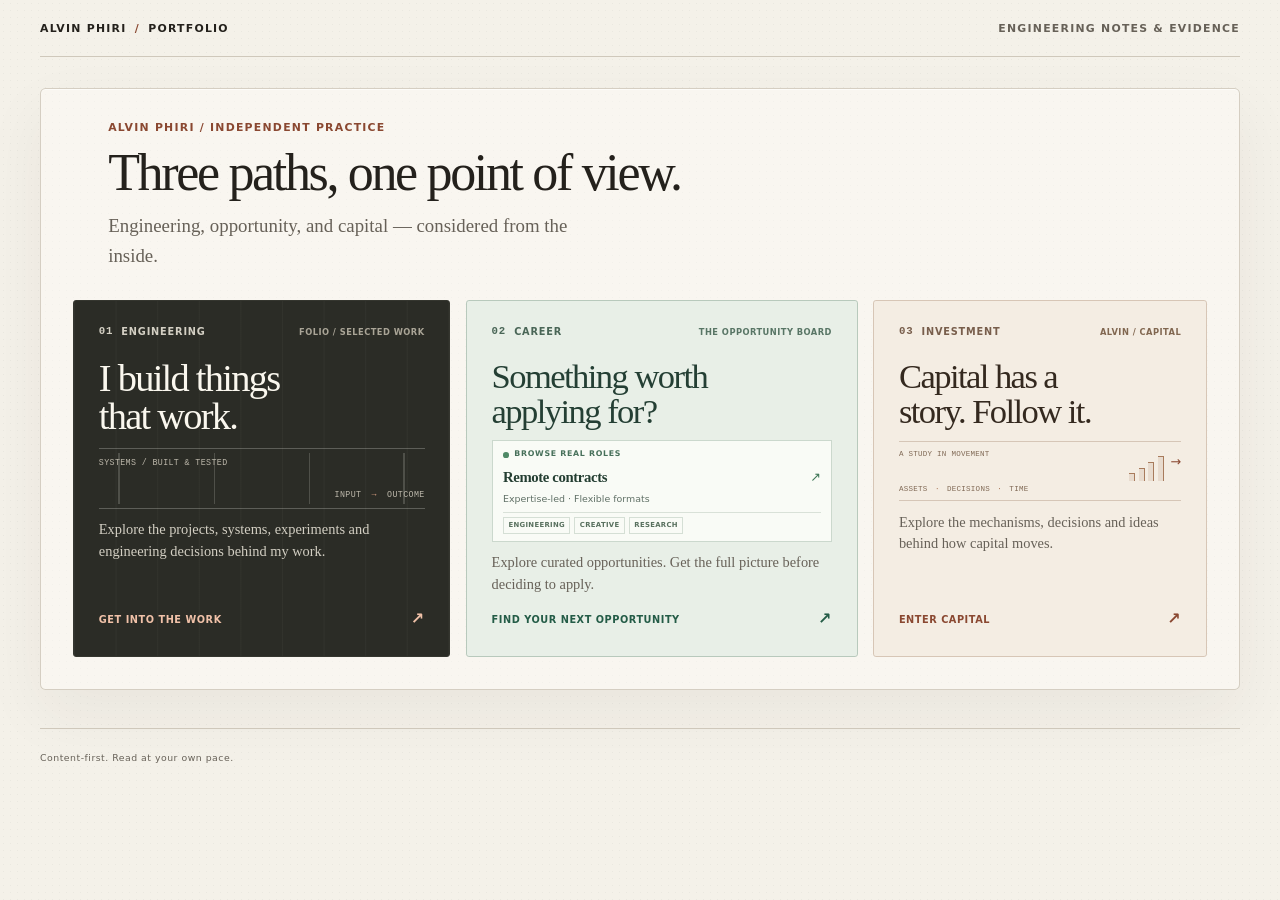
<file: index.html>
<!doctype html>
<html lang="en">
<head>
  <meta charset="utf-8" />
  <meta name="viewport" content="width=device-width,initial-scale=1" />
  <title>Alvin Phiri — Knowledge Archive</title>
  <link rel="stylesheet" href="./styles.css?v=20261106-2314">
</head>
<body>
  <header class="site-header">
    <p id="site-title" class="site-mark">Alvin Phiri <span aria-hidden="true">/</span> Portfolio</p>
    <p class="site-context">Engineering notes &amp; evidence</p>
  </header>

  <main id="app" class="app">
    <section id="stage" class="stage" tabindex="-1" aria-live="polite" aria-atomic="true"></section>
  </main>

  <footer class="site-footer">
    <small>Content-first. Read at your own pace.</small>
  </footer>

  <script src="./main.js?v=20261106-2314" type="module"></script>
</body>
</html>
</file>
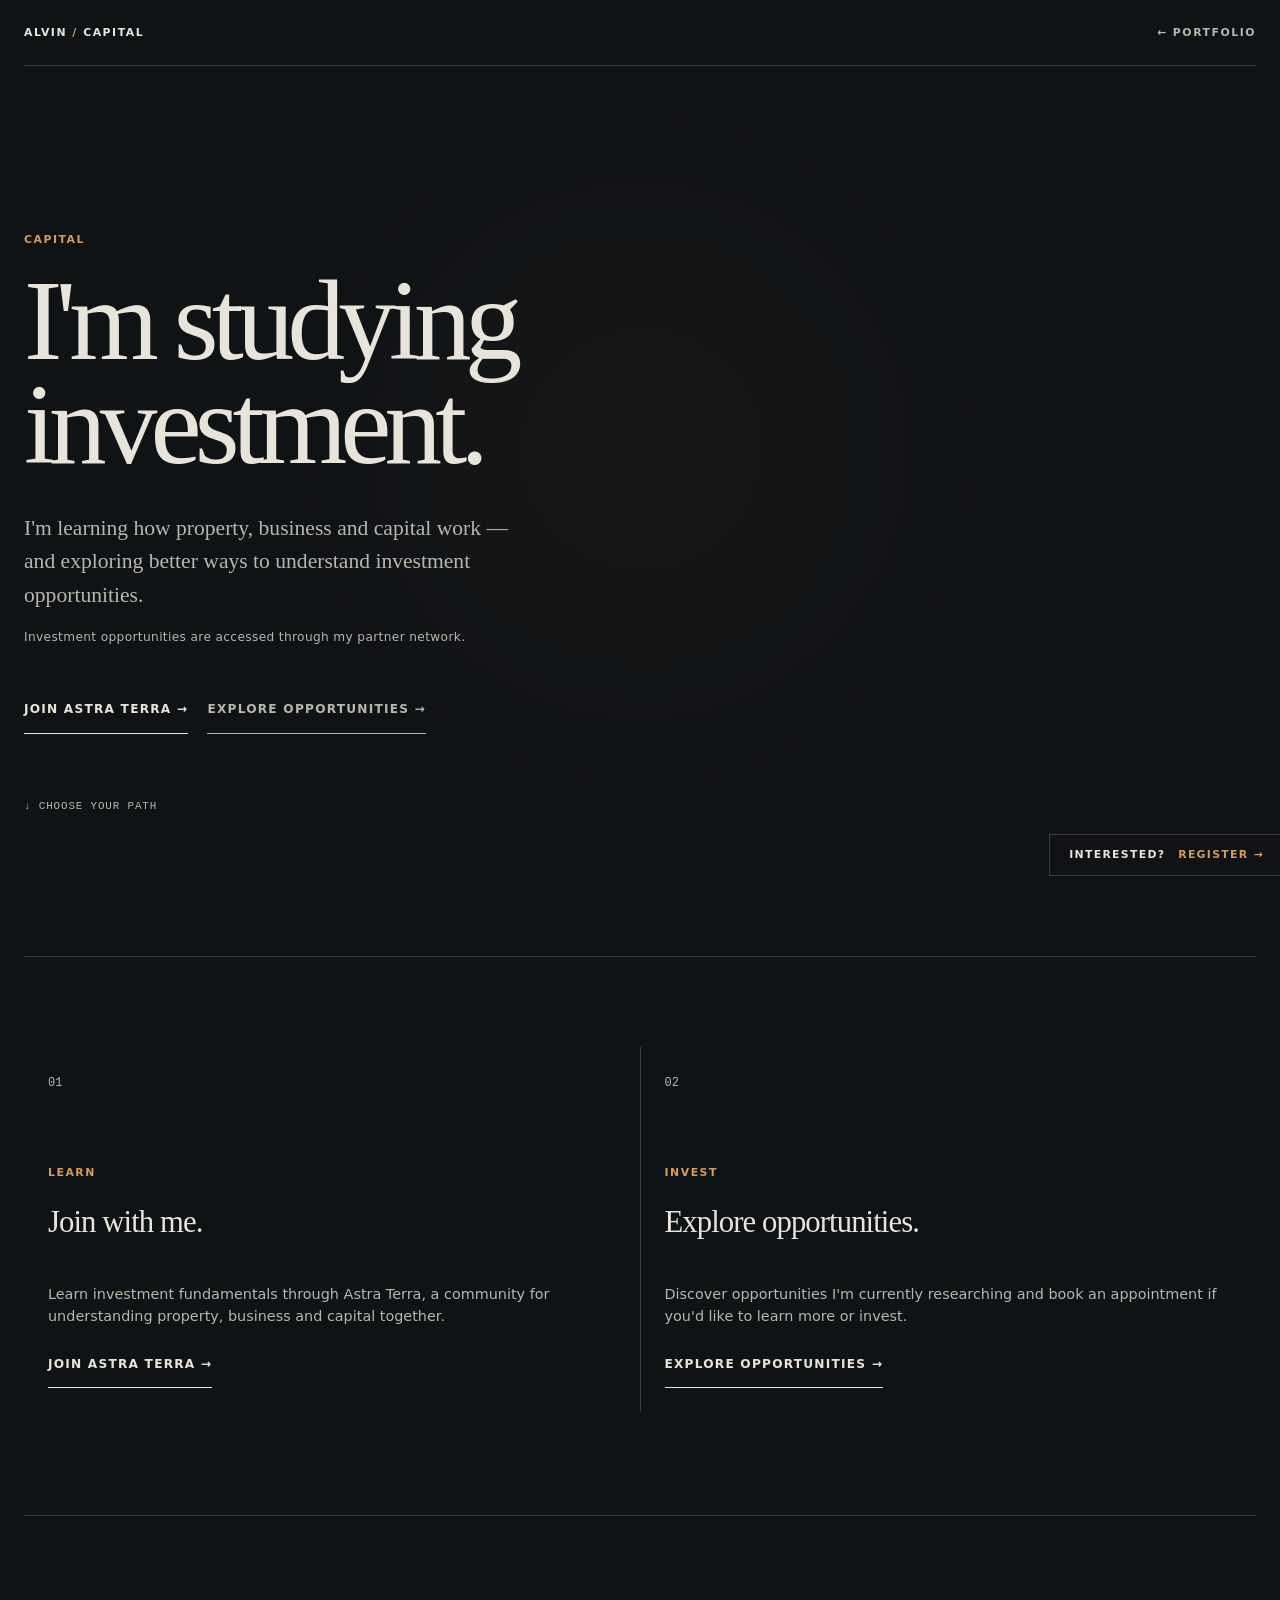
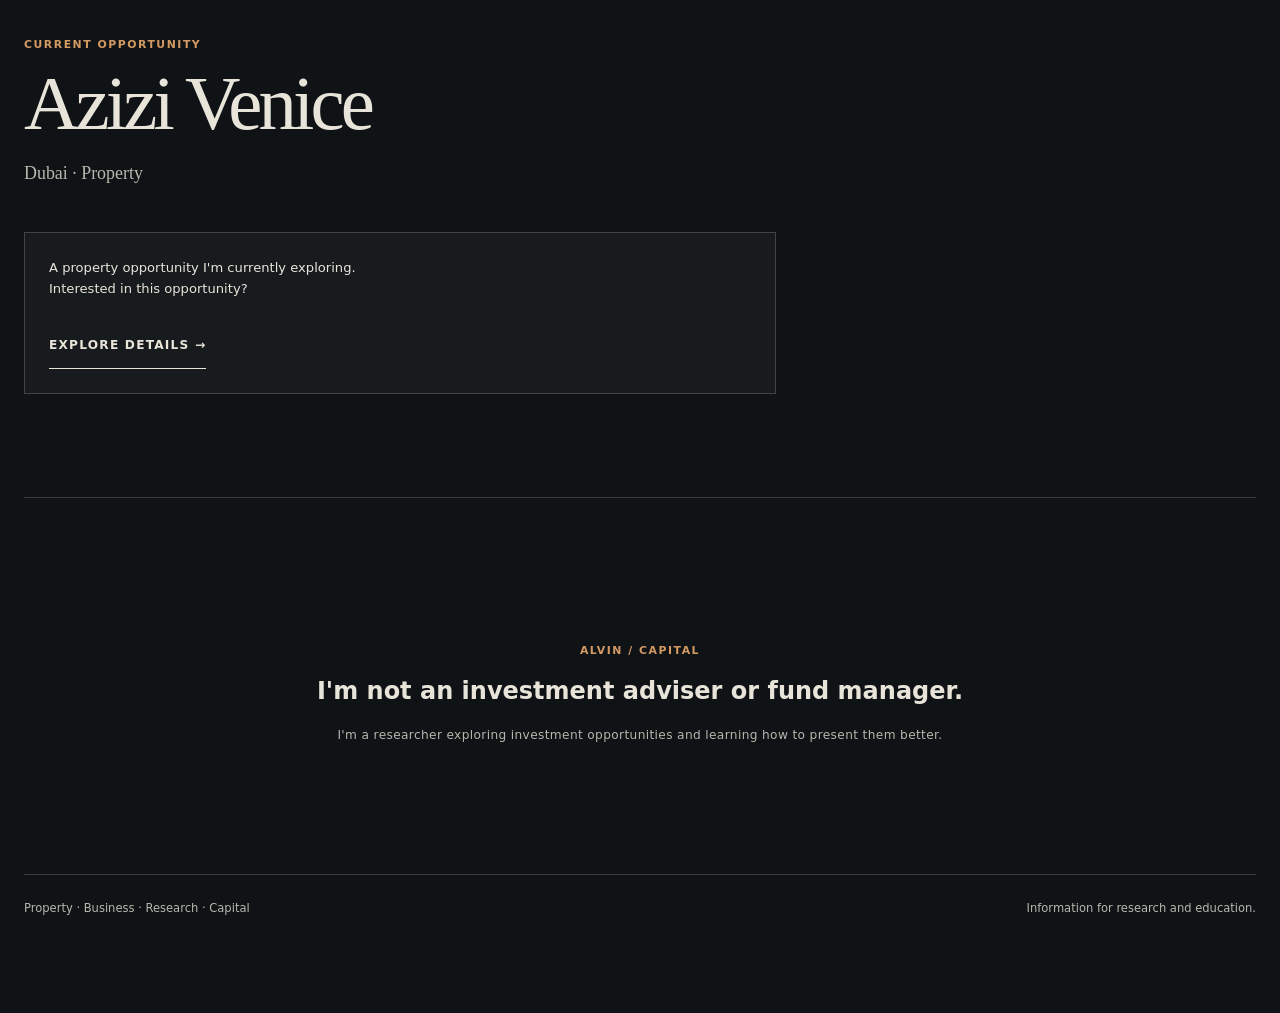
<file: capital/learn/index.html>
<!doctype html><html lang="en"><head><meta charset="utf-8"><meta name="viewport" content="width=device-width,initial-scale=1"><meta name="description" content="Learn the language and questions of investment."><title>Learn Capital — Alvin / Capital</title><link rel="stylesheet" href="../styles.css"></head><body><header class="capital-header"><a class="wordmark" href="../">ALVIN <span>/</span> CAPITAL</a><a class="portfolio-link" href="../../">← Portfolio</a></header><main id="capital-app" tabindex="-1"></main><footer class="capital-footer"><span>Property · Business · Research · Capital</span><span>Information for research and education.</span></footer><script src="../main.js" type="module"></script></body></html>
</file>
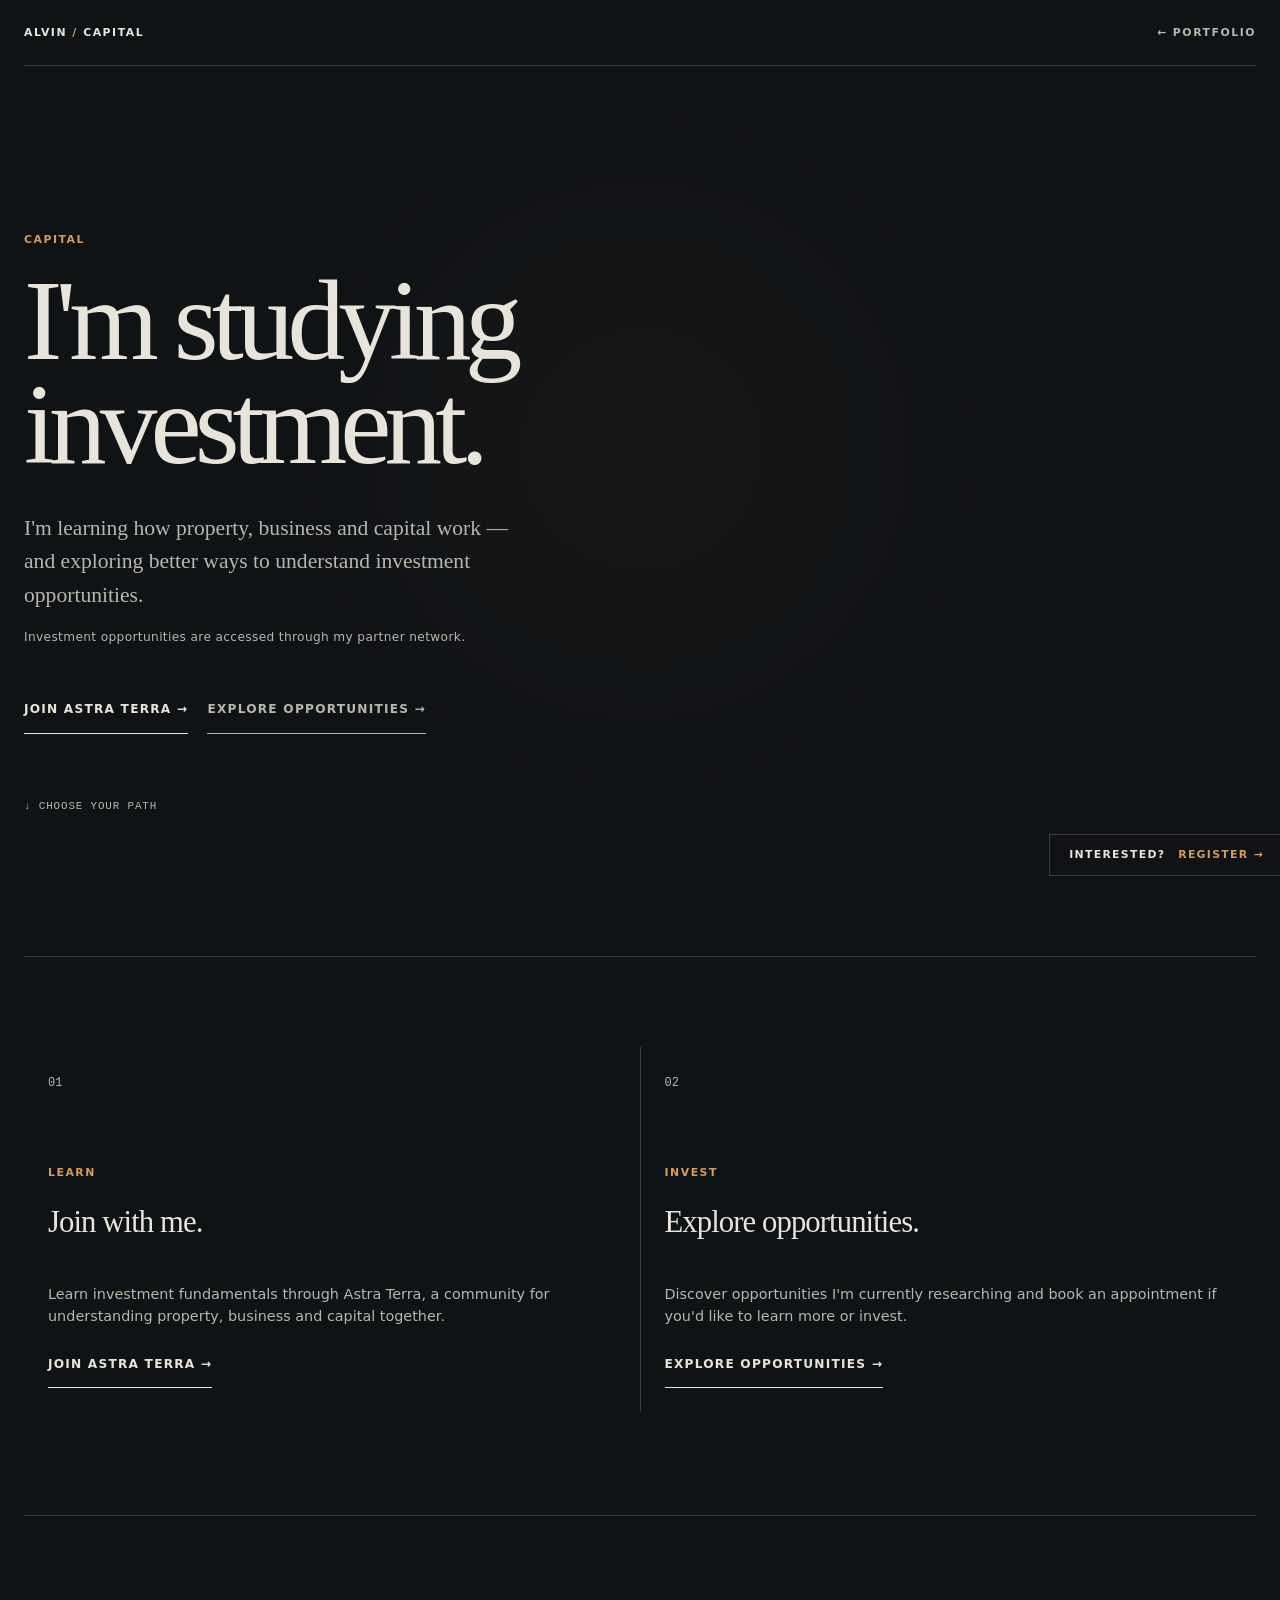
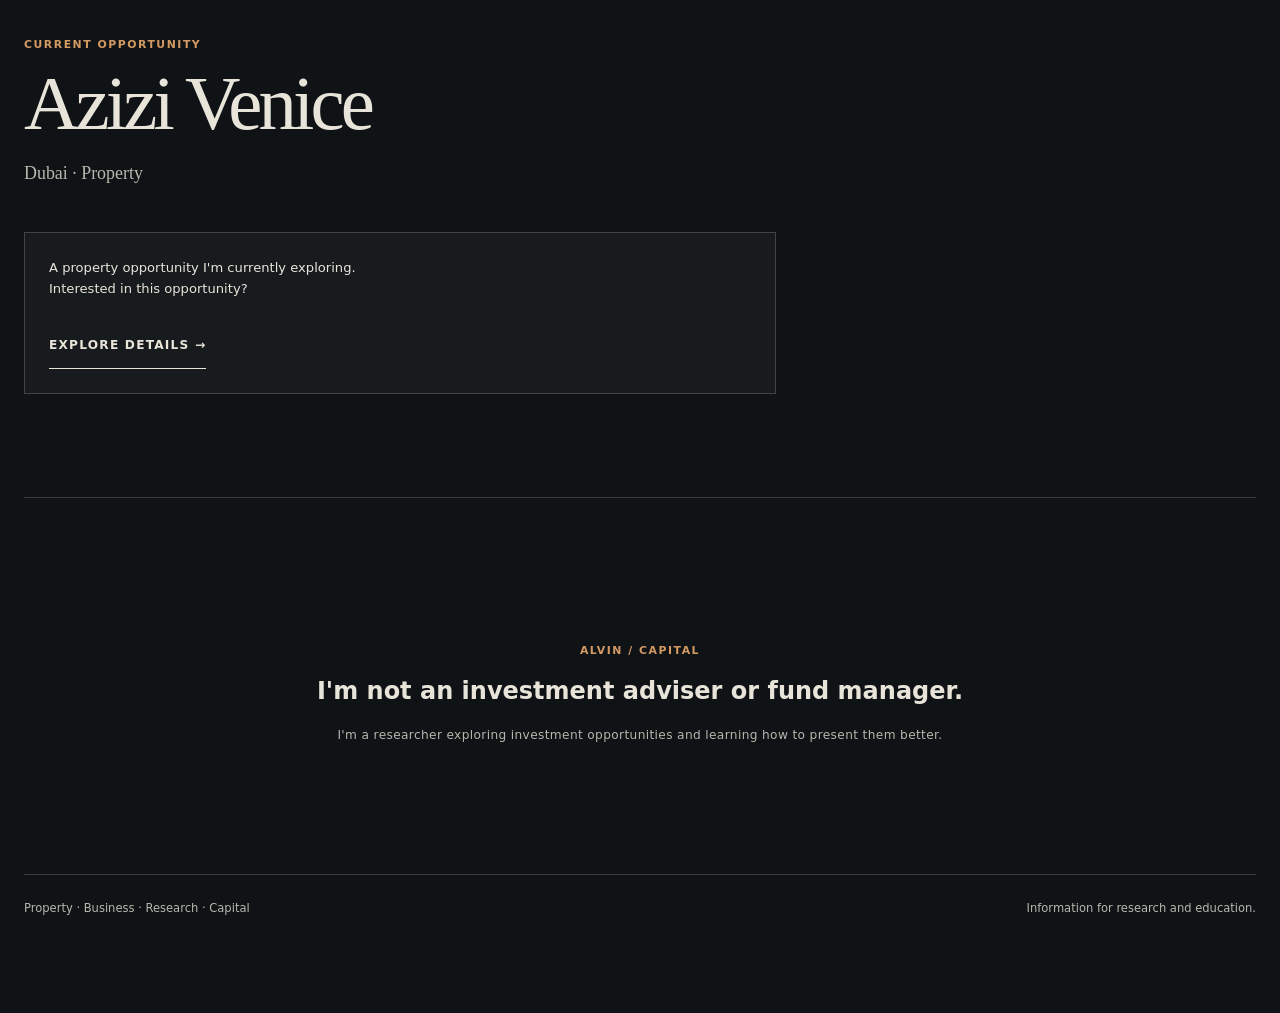
<file: capital/opportunities/index.html>
<!doctype html><html lang="en"><head><meta charset="utf-8"><meta name="viewport" content="width=device-width,initial-scale=1"><meta name="description" content="Investment opportunities explored through Alvin / Capital."><title>Opportunities — Alvin / Capital</title><link rel="stylesheet" href="../styles.css"></head><body><header class="capital-header"><a class="wordmark" href="../">ALVIN <span>/</span> CAPITAL</a><a class="portfolio-link" href="../../">← Portfolio</a></header><main id="capital-app" tabindex="-1"></main><footer class="capital-footer"><span>Property · Business · Research · Capital</span><span>Information for research and education.</span></footer><script src="../main.js" type="module"></script></body></html>
</file>
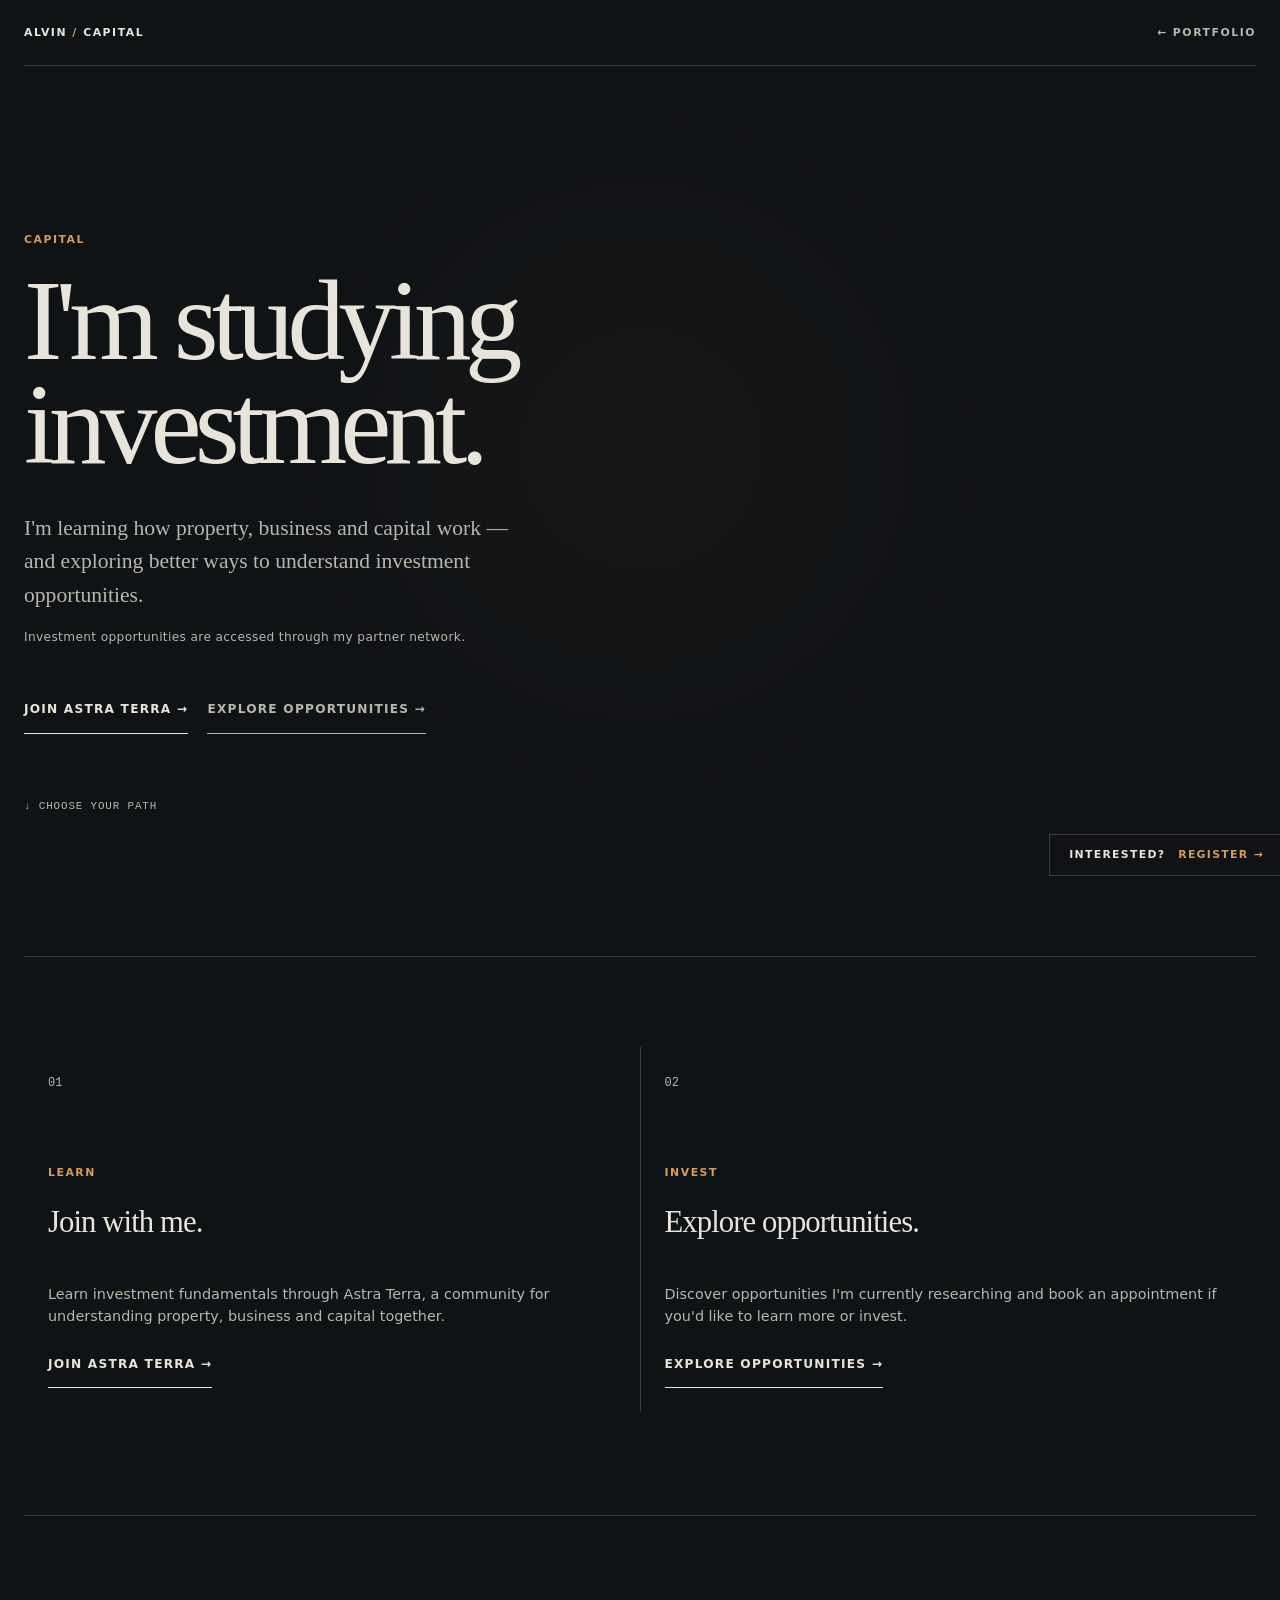
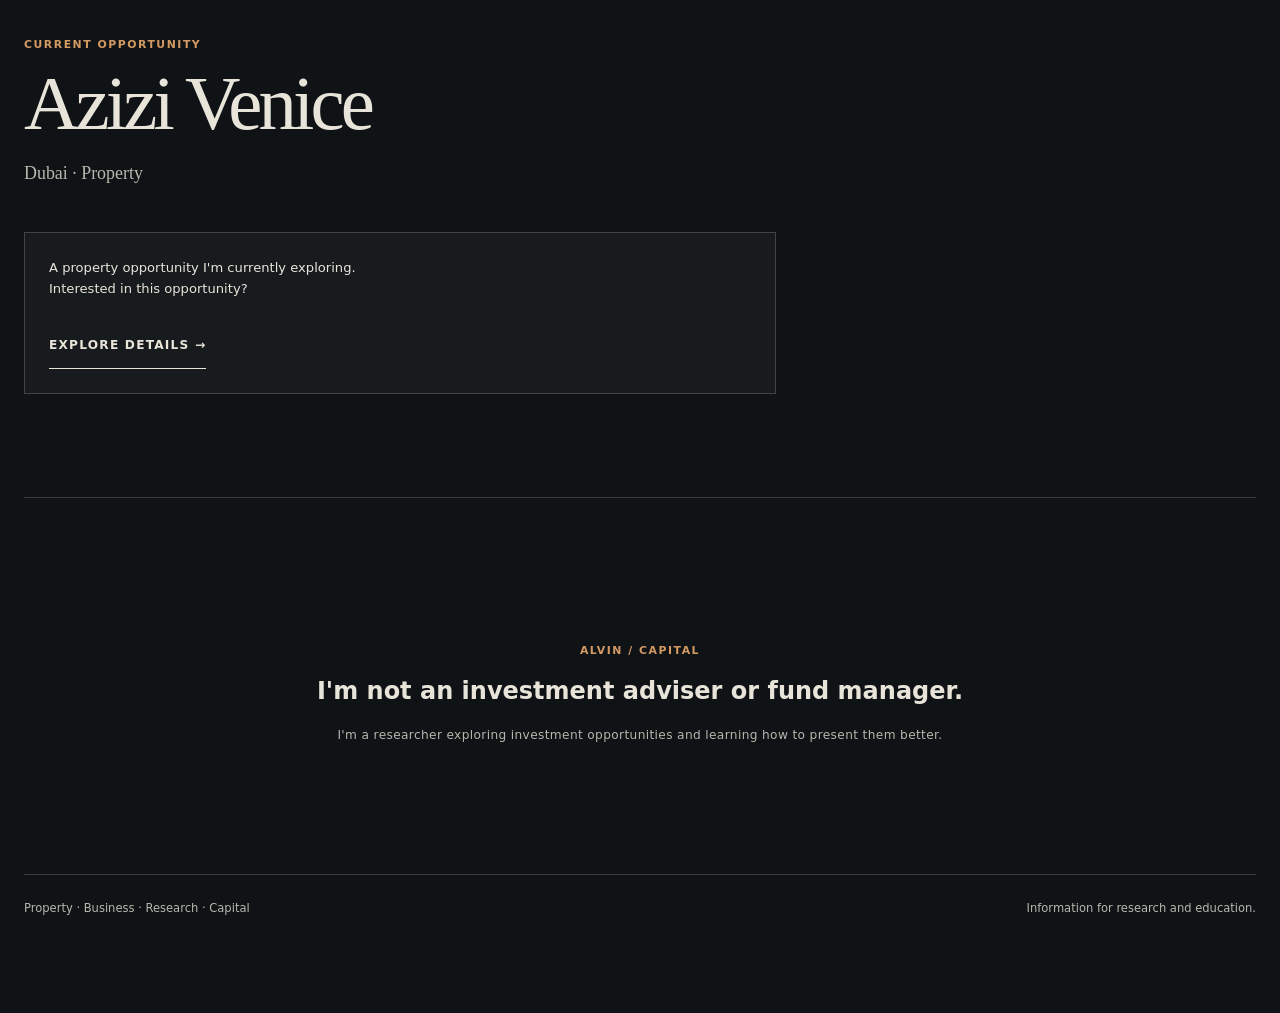
<file: capital/register/index.html>
<!doctype html><html lang="en"><head><meta charset="utf-8"><meta name="viewport" content="width=device-width,initial-scale=1"><meta name="description" content="Register interest in Alvin / Capital research."><title>Register Interest — Alvin / Capital</title><link rel="stylesheet" href="../styles.css"></head><body><header class="capital-header"><a class="wordmark" href="../">ALVIN <span>/</span> CAPITAL</a><a class="portfolio-link" href="../../">← Portfolio</a></header><main id="capital-app" tabindex="-1"></main><footer class="capital-footer"><span>Property · Business · Research · Capital</span><span>Information for research and education.</span></footer><script src="../main.js" type="module"></script></body></html>
</file>
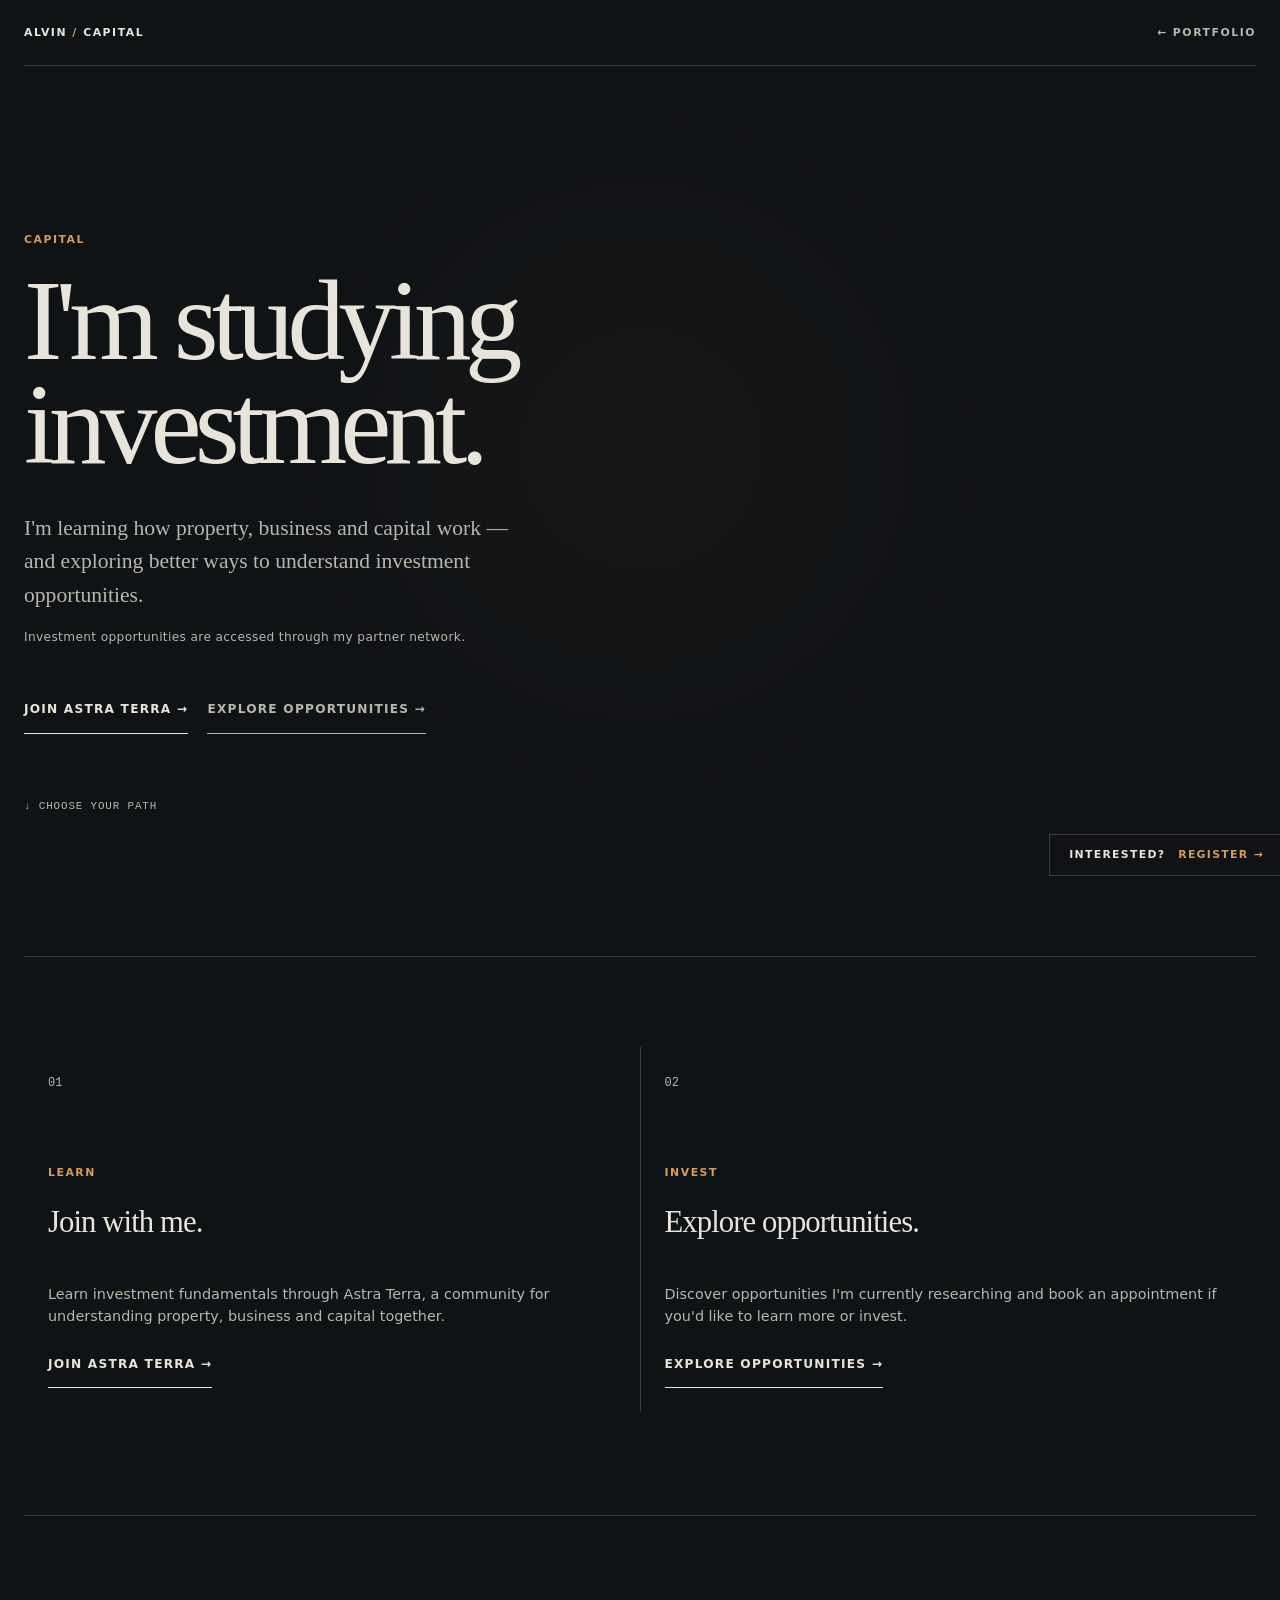
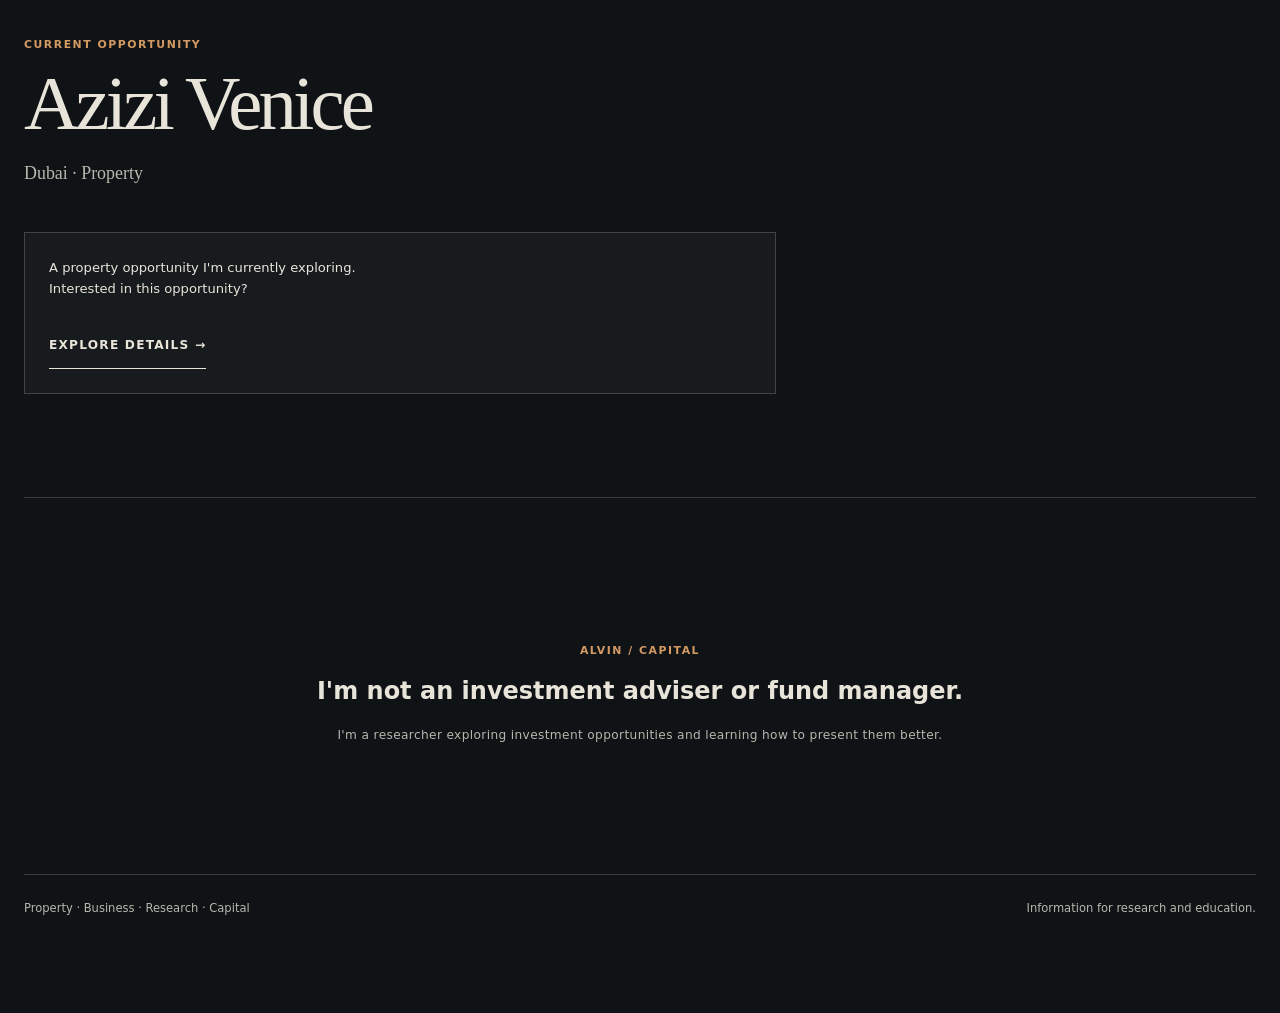
<file: capital/opportunities/azizi-venice/index.html>
<!doctype html><html lang="en"><head><meta charset="utf-8"><meta name="viewport" content="width=device-width,initial-scale=1"><meta name="description" content="Azizi Venice — evidence-safe opportunity research."><title>Azizi Venice — Alvin / Capital</title><link rel="stylesheet" href="../../styles.css"></head><body><header class="capital-header"><a class="wordmark" href="../../">ALVIN <span>/</span> CAPITAL</a><a class="portfolio-link" href="../../../">← Portfolio</a></header><main id="capital-app" tabindex="-1"></main><footer class="capital-footer"><span>Property · Business · Research · Capital</span><span>Information for research and education.</span></footer><script src="../../main.js" type="module"></script></body></html>
</file>
<file: styles.css>
:root {
  --paper: #f4f1e9;
  --ink: #24211c;
  --ink-soft: #676158;
  --rule: #cfc8bb;
  --accent: #8a4831;
  --accent-wash: rgba(138, 72, 49, 0.09);
  --serif: Iowan Old Style, Palatino Linotype, Book Antiqua, Palatino, Georgia, serif;
  --sans: Inter, ui-sans-serif, system-ui, -apple-system, BlinkMacSystemFont, "Segoe UI", sans-serif;
  --mono: ui-monospace, SFMono-Regular, Menlo, Consolas, "Liberation Mono", monospace;
}

* { box-sizing: border-box; }
html { min-width: 320px; }

body {
  min-height: 100vh;
  margin: 0;
  color: var(--ink);
  background-color: var(--paper);
  background-image: radial-gradient(rgba(36, 33, 28, 0.045) 0.55px, transparent 0.6px);
  background-size: 7px 7px;
  font-family: var(--sans);
  line-height: 1.6;
  -webkit-font-smoothing: antialiased;
  text-rendering: optimizeLegibility;
}

button, a { -webkit-tap-highlight-color: transparent; }

.site-header {
  display: flex;
  align-items: baseline;
  justify-content: space-between;
  width: min(100% - 3rem, 75rem);
  margin: 0 auto;
  padding: 1.4rem 0 1.2rem;
  border-bottom: 1px solid var(--rule);
}

.site-mark, .site-context, .kicker, .document-meta {
  margin: 0;
  font-size: 0.68rem;
  font-weight: 700;
  letter-spacing: 0.115em;
  line-height: 1.35;
  text-transform: uppercase;
}

.site-mark { color: var(--ink); }
.site-mark span { padding: 0 0.2rem; color: var(--accent); }
.site-context, .document-meta { color: var(--ink-soft); font-weight: 600; }

.app {
  width: min(100% - 3rem, 75rem);
  min-height: calc(100vh - 9.5rem);
  margin: 0 auto;
  padding: clamp(3.5rem, 9vw, 8.5rem) 0 clamp(4rem, 9vw, 7rem);
}

.stage {
  max-width: 68rem;
  margin: 0 auto;
  padding: clamp(2.5rem, 6vw, 5.5rem) clamp(1.35rem, 6vw, 5.5rem);
  border: 1px solid rgba(207, 200, 187, 0.86);
  border-radius: 1.15rem;
  background: rgba(255, 253, 248, 0.34);
  box-shadow: 0 1.5rem 4rem rgba(54, 44, 32, 0.055), inset 0 1px 0 rgba(255, 255, 255, 0.62);
  outline: none;
}
.stage:focus-visible { outline: 2px solid var(--accent); outline-offset: 0.8rem; }

.app.app-home { min-height: 0; padding: clamp(1rem, 2.4vw, 2rem) 0 clamp(1.5rem, 3vw, 2.5rem); }
.stage.stage-home {
  max-width: 78rem;
  padding: clamp(1.25rem, 2.5vw, 2rem);
  border-radius: 0.35rem;
  background: rgba(255, 253, 248, 0.44);
}
.home-view { display: grid; gap: clamp(1.4rem, 2.2vw, 2rem); }
.home-heading { max-width: 47rem; padding-left: clamp(0rem, 3vw, 2.2rem); }
.home-heading h1 {
  max-width: 44rem;
  margin: 0.8rem 0 0;
  font-family: var(--serif);
  font-size: clamp(2.35rem, 4.25vw, 3.25rem);
  font-weight: 400;
  letter-spacing: -0.045em;
  line-height: 0.96;
}
.home-heading > p:last-child { max-width: 32rem; margin: 0.8rem 0 0; color: var(--ink-soft); font-family: var(--serif); font-size: clamp(1.02rem, 1.7vw, 1.18rem); }
.destination-grid { display: grid; grid-template-columns: 1.04fr 1.08fr 0.92fr; gap: clamp(0.65rem, 1.2vw, 1rem); }
.destination-card {
  position: relative;
  display: flex;
  overflow: hidden;
  min-width: 0;
  min-height: 20rem;
  flex-direction: column;
  align-items: flex-start;
  padding: clamp(1.1rem, 2vw, 1.55rem);
  border: 1px solid var(--rule);
  border-radius: 0.18rem;
  color: var(--ink);
  background: rgba(255, 253, 248, 0.56);
  cursor: pointer;
  font: inherit;
  text-align: left;
  text-decoration: none;
  transition: transform 220ms cubic-bezier(0.2, 0.7, 0.2, 1), border-color 220ms ease, background-color 220ms ease, box-shadow 220ms ease;
}
.destination-card:hover { transform: translateY(-0.28rem); box-shadow: 0 1rem 2rem rgba(54, 44, 32, 0.12); }
.destination-card:active { transform: translateY(-0.06rem) scale(0.995); }
.destination-card:focus-visible { z-index: 1; outline: 2px solid var(--accent); outline-offset: 4px; }
.destination-label { display: flex; align-items: center; gap: 0.5rem; width: 100%; font-size: 0.61rem; font-weight: 750; letter-spacing: 0.085em; line-height: 1.3; text-transform: uppercase; }
.destination-label > span:first-child { font-family: var(--mono); font-size: 0.67rem; }
.destination-label-end { margin-left: auto; color: var(--ink-soft); font-size: 0.52rem; font-weight: 650; letter-spacing: 0.055em; text-align: right; }
.destination-title { display: block; margin-top: 1.25rem; font-family: var(--serif); font-size: clamp(1.85rem, 2.7vw, 2.55rem); font-weight: 400; letter-spacing: -0.045em; line-height: 0.99; }
.destination-description { display: block; max-width: 25rem; margin-top: 0.65rem; color: var(--ink-soft); font-family: var(--serif); font-size: 0.9rem; line-height: 1.5; }
.destination-action { display: flex; align-items: center; justify-content: space-between; gap: 0.5rem; width: 100%; margin-top: auto; padding-top: 0.8rem; font-size: 0.61rem; font-weight: 750; letter-spacing: 0.055em; line-height: 1.4; text-transform: uppercase; }
.destination-action > span { flex: 0 0 auto; font-size: 1rem; transition: transform 220ms ease; }
.destination-card:hover .destination-action > span { transform: translate(0.18rem, -0.12rem); }

.destination-folio {
  border-color: #35362f;
  color: var(--paper);
  background-color: #2b2c26;
  background-image: linear-gradient(to right, rgba(244, 241, 233, 0.035) 1px, transparent 1px);
  background-size: 2.6rem 100%;
}
.destination-folio:hover { border-color: #55574b; background-color: #32332c; }
.destination-folio .destination-label, .destination-folio .destination-description { color: #d3cfc3; }
.destination-folio .destination-label-end { color: #aaa597; }
.destination-folio .destination-title { color: #faf7ee; font-size: clamp(2rem, 3vw, 2.85rem); }
.destination-folio .destination-action { color: #f0c1a8; }
.folio-structure {
  position: relative;
  display: block;
  width: 100%;
  height: 3.8rem;
  margin-top: 0.8rem;
  border-top: 1px solid rgba(244, 241, 233, 0.25);
  border-bottom: 1px solid rgba(244, 241, 233, 0.25);
}
.folio-structure-caption, .folio-structure-node { position: absolute; z-index: 1; color: #bcb7aa; font-family: var(--mono); font-size: 0.52rem; letter-spacing: 0.045em; }
.folio-structure-caption { top: 0.45rem; left: 0; }
.folio-structure-node { right: 0; bottom: 0.45rem; }
.folio-structure-node b { padding: 0 0.3rem; color: #e8a889; font-weight: 400; }
.folio-structure-lines { position: absolute; inset: 0.25rem 6%; display: flex; justify-content: space-between; border-right: 1px solid rgba(244, 241, 233, 0.18); border-left: 1px solid rgba(244, 241, 233, 0.18); }
.folio-structure-lines i { width: 1px; background: rgba(244, 241, 233, 0.18); }

.destination-opportunities { border-color: #b8c9bc; background: #e8efe7; }
.destination-opportunities:hover { border-color: #729481; background: #edf3ec; }
.destination-opportunities .destination-label { color: #4a6657; }
.destination-opportunities .destination-label-end { color: #587565; }
.destination-opportunities .destination-title { max-width: 18rem; color: #243f34; }
.destination-opportunities .destination-action { color: #245c47; }
.opportunity-preview { display: block; width: 100%; margin-top: 0.75rem; padding: 0.48rem 0.65rem 0.42rem; border: 1px solid #cbd8cd; background: rgba(255, 255, 251, 0.74); }
.opportunity-preview-top { display: flex; align-items: center; gap: 0.35rem; color: #47705a; font-size: 0.49rem; font-weight: 750; letter-spacing: 0.09em; }
.opportunity-live-mark { width: 0.36rem; height: 0.36rem; border-radius: 50%; background: #4f8966; }
.opportunity-preview-role { display: flex; align-items: center; justify-content: space-between; gap: 0.4rem; margin-top: 0.3rem; color: #233d31; font-family: var(--serif); font-size: 0.92rem; font-weight: 600; letter-spacing: -0.025em; }
.opportunity-preview-role b { color: #3e7656; font-family: var(--sans); font-size: 0.8rem; font-weight: 400; }
.opportunity-preview-meta { display: block; margin-top: 0.1rem; color: #607066; font-size: 0.59rem; }
.opportunity-preview-rule { display: block; height: 1px; margin: 0.35rem 0 0.3rem; background: #d9e1d8; }
.opportunity-preview-tags { display: flex; flex-wrap: wrap; gap: 0.25rem; }
.opportunity-preview-tags i { padding: 0.12rem 0.28rem; border: 1px solid #d5dfd5; color: #58705e; font-size: 0.43rem; font-style: normal; font-weight: 700; letter-spacing: 0.045em; }

.destination-capital { border-color: #d7c6b6; background: #f4ede3; }
.destination-capital:hover { border-color: #b18468; background: #f7f1e8; }
.destination-capital .destination-label { color: #785e4c; }
.destination-capital .destination-label-end { color: #816750; }
.destination-capital .destination-title { color: #34291f; }
.destination-capital .destination-action { color: #8a4831; }
.capital-flow { position: relative; display: block; width: 100%; height: 3.8rem; margin-top: 0.8rem; border-top: 1px solid #d6c6b7; border-bottom: 1px solid #d6c6b7; }
.capital-flow-label, .capital-flow-terms { position: absolute; left: 0; color: #806955; font-family: var(--mono); font-size: 0.47rem; letter-spacing: 0.035em; }
.capital-flow-label { top: 0.42rem; }
.capital-flow-terms { bottom: 0.35rem; }
.capital-flow-terms b { padding: 0 0.16rem; color: #a46d4d; font-weight: 400; }
.capital-flow-diagram { position: absolute; top: 0.48rem; right: 0; display: flex; align-items: flex-end; gap: 0.22rem; height: 2rem; padding-right: 1.1rem; }
.capital-flow-diagram i { display: block; width: 0.37rem; border-top: 1px solid #a87b5c; border-right: 1px solid #a87b5c; background: rgba(168, 123, 92, 0.16); }
.capital-flow-diagram i:nth-child(1) { height: 0.5rem; }
.capital-flow-diagram i:nth-child(2) { height: 0.85rem; }
.capital-flow-diagram i:nth-child(3) { height: 1.2rem; }
.capital-flow-diagram i:nth-child(4) { height: 1.55rem; }
.capital-flow-diagram b { position: absolute; top: 0.2rem; right: 0; color: #8a4831; font-family: var(--sans); font-size: 0.8rem; font-weight: 400; }

.opening { max-width: 42rem; padding-left: clamp(0rem, 7vw, 5rem); }
.kicker { color: var(--accent); }

.opening h1, .view-heading h1, .document-title {
  margin: 0;
  font-family: var(--serif);
  font-weight: 400;
  letter-spacing: -0.035em;
  line-height: 0.99;
}

.opening h1 { margin-top: 1.15rem; font-size: clamp(2.8rem, 7vw, 5.25rem); }

.role {
  margin: 1.35rem 0 0;
  color: var(--accent);
  font-size: 0.82rem;
  font-weight: 750;
  letter-spacing: 0.11em;
  text-transform: uppercase;
}

.opening-summary {
  max-width: 31rem;
  margin: 1.1rem 0 0;
  color: var(--ink-soft);
  font-family: var(--serif);
  font-size: clamp(1.1rem, 2vw, 1.3rem);
  line-height: 1.55;
}

.capital-surface {
  position: relative;
  max-width: 54rem;
  margin: clamp(3.5rem, 8vw, 6.5rem) 0 0 clamp(0rem, 7vw, 5rem);
  padding: clamp(2.8rem, 6vw, 5rem) clamp(1.5rem, 7vw, 5rem) clamp(2.5rem, 5vw, 4rem) clamp(1.5rem, 5vw, 3.5rem);
  overflow: hidden;
  border: 1px solid rgba(138, 72, 49, 0.3);
  border-top: 2px solid var(--accent);
  border-radius: 0.65rem;
  background-color: rgba(255, 253, 248, 0.16);
  background-image: linear-gradient(112deg, rgba(138, 72, 49, 0.075), transparent 48%), radial-gradient(circle at 92% 12%, rgba(138, 72, 49, 0.1), transparent 35%);
  box-shadow: 0 1.15rem 2.5rem rgba(54, 44, 32, 0.035), inset 0 1px 0 rgba(255, 255, 255, 0.38);
}

.capital-surface::after {
  position: absolute;
  top: 2.2rem;
  right: clamp(1.5rem, 7vw, 5rem);
  width: clamp(3.5rem, 12vw, 8rem);
  height: clamp(3.5rem, 12vw, 8rem);
  border-top: 1px solid rgba(138, 72, 49, 0.32);
  border-right: 1px solid rgba(138, 72, 49, 0.32);
  content: "";
  pointer-events: none;
}

.capital-label {
  margin: 0;
  color: var(--ink-soft);
  font-size: 0.68rem;
  font-weight: 700;
  letter-spacing: 0.115em;
  line-height: 1.35;
}

.capital-surface h2 {
  max-width: 19rem;
  margin: 1rem 0 0;
  font-family: var(--serif);
  font-size: clamp(2.15rem, 5vw, 3.8rem);
  font-weight: 400;
  letter-spacing: -0.025em;
  line-height: 1.15;
}

.capital-copy {
  max-width: 36rem;
  margin: 1.1rem 0 0;
  color: var(--ink-soft);
  font-family: var(--serif);
  font-size: 1.06rem;
  line-height: 1.68;
}

.capital-action {
  display: inline-flex;
  align-items: center;
  min-height: 2.7rem;
  width: fit-content;
  margin-top: 2.2rem;
  margin-left: auto;
  padding: 0.25rem 0;
  border-bottom: 1px solid var(--accent);
  color: var(--ink);
  font-size: 0.8rem;
  font-weight: 750;
  letter-spacing: 0.075em;
  text-transform: uppercase;
  text-decoration: none;
  transition: color 160ms ease, border-color 160ms ease, transform 160ms ease;
}
.capital-action:hover { color: var(--accent); transform: translateX(0.22rem); }

.actions { margin-top: 2.25rem; }
button { font: inherit; }

.action-link, .return-link {
  display: inline-flex;
  align-items: center;
  gap: 0.6rem;
  min-height: 2.7rem;
  padding: 0.25rem 0;
  border: 0;
  border-bottom: 1px solid currentColor;
  border-radius: 0;
  color: var(--ink);
  background: transparent;
  cursor: pointer;
  font-size: 0.8rem;
  font-weight: 750;
  letter-spacing: 0.075em;
  text-transform: uppercase;
  transition: color 160ms ease, border-color 160ms ease, transform 160ms ease;
}

.action-link:hover, .return-link:hover { color: var(--accent); transform: translateX(0.18rem); }
.return-link { margin-top: 2.6rem; color: var(--ink-soft); font-size: 0.72rem; }
.return-link:hover { transform: translateX(-0.18rem); }

button:focus-visible, a:focus-visible { outline: 2px solid var(--accent); outline-offset: 0.25rem; }

.archive-view { max-width: 61rem; margin-left: clamp(0rem, 7vw, 5rem); }
.view-heading { max-width: 38rem; margin-bottom: 2.8rem; }
.view-heading h1 { margin-top: 0.95rem; font-size: clamp(2.55rem, 6vw, 4.6rem); }
.view-heading > p:last-child { margin: 1.1rem 0 0; color: var(--ink-soft); font-family: var(--serif); font-size: 1.13rem; }

.archive-list { border-top: 1px solid var(--rule); }

.archive-entry {
  display: grid;
  grid-template-columns: 3.5rem minmax(0, 1fr) auto;
  width: 100%;
  padding: 1.3rem 0 1.4rem;
  border: 0;
  border-bottom: 1px solid var(--rule);
  border-radius: 0;
  color: var(--ink);
  background: transparent;
  cursor: pointer;
  text-align: left;
  transition: background-color 160ms ease, color 160ms ease, padding 160ms ease;
}

.archive-entry:hover { padding-right: 0.55rem; padding-left: 0.55rem; color: var(--accent); background: var(--accent-wash); }
.archive-entry:active { background: rgba(138, 72, 49, 0.14); }
.archive-entry:focus-visible { position: relative; z-index: 1; outline: 2px solid var(--accent); outline-offset: -2px; }

.entry-number { padding-top: 0.35rem; color: var(--ink-soft); font-family: var(--mono); font-size: 0.7rem; }
.entry-copy { min-width: 0; }
.entry-title, .entry-summary { display: block; }
.entry-title { font-family: var(--serif); font-size: clamp(1.3rem, 2.8vw, 1.7rem); line-height: 1.12; }
.entry-summary { max-width: 43rem; margin-top: 0.45rem; color: var(--ink-soft); font-size: 0.83rem; line-height: 1.55; }
.entry-meta { display: block; margin-top: 0.5rem; color: var(--ink-soft); font-size: 0.7rem; line-height: 1.55; }
.entry-arrow { align-self: center; padding-left: 1.2rem; font-size: 1.25rem; transition: transform 160ms ease; }
.archive-entry:hover .entry-arrow { transform: translateX(0.25rem); }
.project-list .archive-entry:first-child { border-top: 2px solid var(--accent); }

.stage.stage-opportunities {
  max-width: 78rem;
  padding: clamp(1.4rem, 4vw, 3.25rem);
  border-color: #d7dfdc;
  border-radius: 1rem;
  background: #f3f6f5;
  box-shadow: none;
}
.opportunities-view, .opportunity-detail { max-width: 100%; color: #23332f; font-family: var(--sans); }
.opportunities-heading { max-width: 46rem; margin-bottom: 2rem; }
.opportunities-eyebrow { margin: 0; color: #39695e; font-size: 0.68rem; font-weight: 750; letter-spacing: 0.12em; text-transform: uppercase; }
.opportunities-heading h1, .opportunity-detail-heading h1 { margin: 0.65rem 0 0; color: #23332f; font-size: clamp(2.3rem, 5.3vw, 4rem); font-weight: 650; letter-spacing: -0.045em; line-height: 1.05; }
.opportunities-heading > p:last-child { max-width: 40rem; margin: 0.8rem 0 0; color: #53645f; font-size: 1rem; line-height: 1.6; }
.opportunity-grid { display: grid; grid-template-columns: repeat(auto-fit, minmax(min(100%, 17rem), 1fr)); gap: 1.15rem; }
.opportunity-card {
  display: flex;
  min-width: 0;
  min-height: 16rem;
  flex-direction: column;
  align-items: stretch;
  padding: 1.35rem;
  border: 1px solid #d2dfd8;
  border-top: 4px solid #6c9a82;
  border-radius: 0.9rem;
  color: #23332f;
  background: linear-gradient(155deg, #fff 0%, #fbfdfb 100%);
  box-shadow: 0 0.3rem 1rem rgba(34, 69, 58, 0.055);
  cursor: pointer;
  text-align: left;
  transition: transform 150ms ease, border-color 150ms ease, box-shadow 150ms ease, background-color 150ms ease;
}
.opportunity-card:hover { transform: translateY(-0.2rem); border-color: #6d9a8d; box-shadow: 0 0.8rem 1.8rem rgba(34, 69, 58, 0.12); }
.opportunity-card:focus-visible, .opportunities-back:focus-visible, .opportunity-apply:focus-visible, .opportunity-share:focus-visible { outline: 2px solid #316459; outline-offset: 3px; }
.opportunity-card-organization { align-self: flex-start; padding: 0.25rem 0.5rem; border-radius: 999px; color: #426b58; background: #edf4ee; font-size: 0.7rem; font-weight: 700; }
.opportunity-card-title { margin-top: 0.7rem; font-size: 1.25rem; font-weight: 680; letter-spacing: -0.02em; line-height: 1.28; }
.opportunity-card-summary { display: -webkit-box; margin-top: 0.55rem; overflow: hidden; color: #586760; font-size: 0.84rem; line-height: 1.5; -webkit-box-orient: vertical; -webkit-line-clamp: 3; }
.opportunity-card-metadata { display: grid; gap: 0.45rem; margin: 0.9rem 0 0; padding: 0.75rem 0; border-top: 1px solid #e3ebe5; }
.opportunity-card-metadata > div { display: grid; grid-template-columns: minmax(5.5rem, 0.8fr) minmax(0, 1.2fr); gap: 0.45rem; font-size: 0.73rem; line-height: 1.4; }
.opportunity-card-metadata dt { color: #687b74; }
.opportunity-card-metadata dd { min-width: 0; margin: 0; color: #2e403a; font-weight: 600; overflow-wrap: anywhere; }
.opportunity-card-action { display: flex; align-items: center; justify-content: space-between; margin-top: auto; padding-top: 0.9rem; color: #276354; font-size: 0.76rem; font-weight: 750; letter-spacing: 0.025em; }
.opportunities-empty { padding: 1.4rem; border: 1px dashed #b6c7c0; border-radius: 0.8rem; color: #53645f; background: rgba(255,255,255,0.64); }
.opportunities-back {
  display: inline-flex;
  align-items: center;
  min-height: 2.5rem;
  margin-top: 1.8rem;
  padding: 0;
  border: 0;
  color: #46635a;
  background: transparent;
  cursor: pointer;
  font: inherit;
  font-size: 0.78rem;
  font-weight: 650;
}
.opportunities-back:hover { color: #1d5143; text-decoration: underline; text-underline-offset: 0.2rem; }
.opportunity-detail { max-width: 58rem; margin: 0 auto; padding-bottom: 7rem; }
.opportunity-detail-heading { padding: clamp(1.25rem, 3vw, 2rem); border: 1px solid #d6e2db; border-top: 4px solid #6c9a82; border-radius: 1rem; background: linear-gradient(145deg, #fff 0%, #f7faf7 100%); box-shadow: 0 0.45rem 1.4rem rgba(34, 69, 58, 0.06); }
.opportunity-detail-heading h1 { max-width: 50rem; font-size: clamp(2rem, 5vw, 3.4rem); overflow-wrap: anywhere; }
.opportunity-detail-organization { margin: 0.55rem 0 0; color: #536d64; font-size: 1rem; font-weight: 600; }
.opportunity-detail-metadata { display: grid; grid-template-columns: repeat(auto-fit, minmax(min(100%, 12rem), 1fr)); gap: 0.65rem; margin: 1rem 0; }
.opportunity-detail-metadata > div { min-width: 0; padding: 0.85rem 0.95rem; border: 1px solid #d6e2db; border-radius: 0.75rem; background: #fff; box-shadow: 0 0.2rem 0.75rem rgba(34, 69, 58, 0.04); }
.opportunity-detail-metadata dt { color: #687b74; font-size: 0.68rem; font-weight: 700; letter-spacing: 0.06em; text-transform: uppercase; }
.opportunity-detail-metadata dd { margin: 0.22rem 0 0; color: #283b35; font-size: 0.88rem; font-weight: 600; overflow-wrap: anywhere; }
.opportunity-detail-copy { display: grid; gap: 0.85rem; margin-top: 1rem; color: #354740; }
.opportunity-content-card { min-width: 0; padding: clamp(1.1rem, 2.6vw, 1.6rem); border: 1px solid #d9e3dd; border-radius: 0.85rem; background: rgba(255, 255, 255, 0.88); box-shadow: 0 0.25rem 0.9rem rgba(34, 69, 58, 0.045); }
.opportunity-detail-copy h2 { margin: 0 0 0.75rem; padding-bottom: 0.6rem; border-bottom: 1px solid #e4ebe6; color: #253a33; font-size: 1.15rem; font-weight: 700; letter-spacing: -0.015em; }
.opportunity-detail-copy h3, .opportunity-detail-copy h4 { margin: 1.5rem 0 0.5rem; color: #314a40; font-size: 0.95rem; font-weight: 680; }
.opportunity-detail-copy p, .opportunity-detail-copy li { color: #465850; font-family: var(--sans); font-size: 0.94rem; line-height: 1.7; }
.opportunity-detail-copy p { margin: 0.75rem 0; }
.opportunity-detail-copy ul { margin: 0.8rem 0 1.1rem; padding-left: 1.3rem; }
.opportunity-detail-copy li { margin: 0.4rem 0; padding-left: 0.2rem; }
.opportunity-detail-copy li::marker { color: #4a8172; }
.opportunity-actions {
  position: fixed;
  z-index: 20;
  bottom: max(1rem, env(safe-area-inset-bottom));
  left: 50%;
  display: flex;
  flex-wrap: wrap;
  align-items: center;
  justify-content: center;
  gap: 0.5rem;
  width: max-content;
  max-width: calc(100vw - 2rem);
  margin: 0;
  padding: 0.55rem;
  transform: translateX(-50%);
  border: 1px solid #c6d6cd;
  border-radius: 0.9rem;
  background: rgba(255, 255, 252, 0.97);
  box-shadow: 0 0.65rem 2rem rgba(34, 69, 58, 0.19);
  backdrop-filter: blur(12px);
}
.opportunity-share {
  display: inline-flex;
  align-items: center;
  justify-content: center;
  gap: 0.55rem;
  min-height: 2.8rem;
  padding: 0.6rem 0.85rem;
  border: 1px solid #d1ded7;
  border-radius: 0.5rem;
  color: #426354;
  background: #f7faf7;
  cursor: pointer;
  font: inherit;
  font-size: 0.78rem;
  font-weight: 700;
  transition: background-color 150ms ease, border-color 150ms ease;
}
.opportunity-share:hover { border-color: #527d6d; background: #fff; }
.opportunity-share svg { width: 1rem; height: 1rem; stroke: currentColor; stroke-width: 1.6; }
.opportunity-share-feedback { flex-basis: 100%; min-height: 1.15rem; color: #46635a; font-size: 0.76rem; }
.opportunity-actions .opportunity-share-feedback:empty { display: none; }
.opportunity-actions .opportunities-back { min-height: 2.8rem; margin-top: 0; padding: 0.6rem 0.7rem; font-size: 0.76rem; }
.mock-interview-trigger {
  display: inline-flex;
  align-items: center;
  min-height: 2.8rem;
  margin-top: 0;
  padding: 0.6rem 0.9rem;
  border: 1px solid #98b3a5;
  border-radius: 0.5rem;
  color: #285447;
  background: #edf4ef;
  cursor: pointer;
  font: inherit;
  font-size: 0.8rem;
  font-weight: 700;
}
.mock-interview-trigger:hover { border-color: #527d6d; background: #e4efe7; }
.mock-interview-trigger:focus-visible, .mock-interview-launch:focus-visible { outline: 2px solid #316459; outline-offset: 3px; }
.mock-interview-panel {
  margin-top: 1rem;
  padding: clamp(1rem, 3vw, 1.5rem);
  border: 1px solid #cbd9d3;
  border-radius: 0.75rem;
  background: rgba(255,255,255,0.8);
}
.mock-interview-panel[hidden] { display: none; }
.mock-interview-panel h2 { margin: 0; color: #253a33; font-size: 1.15rem; }
.mock-interview-note, .mock-interview-status { color: #53645f; font-size: 0.82rem; line-height: 1.55; }
.mock-interview-note { margin: 0.45rem 0 1rem; }
.mock-interview-status { min-height: 1.25rem; margin: 0.8rem 0; }
.mock-interview-providers { display: flex; flex-wrap: wrap; gap: 0.55rem; margin: 0; padding: 0; border: 0; }
.mock-interview-providers legend { width: 100%; margin-bottom: 0.55rem; color: #53645f; font-size: 0.75rem; font-weight: 700; }
.mock-interview-provider {
  display: inline-flex;
  align-items: center;
  gap: 0.6rem;
  min-height: 2.8rem;
  padding: 0.45rem 0.7rem;
  border: 1px solid #d5dfdb;
  border-radius: 0.45rem;
  color: #2e403a;
  background: #fff;
  cursor: pointer;
  font-size: 0.82rem;
  transition: border-color 150ms ease, background-color 150ms ease, box-shadow 150ms ease;
}
.mock-interview-provider:has(input:checked) { border-color: #477d69; background: #edf4ef; box-shadow: inset 0 0 0 1px rgba(71, 125, 105, 0.18); }
.mock-interview-provider input { accent-color: #245e4f; }
.mock-interview-provider-content { display: flex; flex-direction: column; gap: 0.05rem; line-height: 1.2; }
.mock-interview-provider-name { font-weight: 650; }
.mock-interview-provider-meta { color: #57716a; font-size: 0.68rem; font-weight: 600; }
.mock-interview-prompt-label { display: block; margin-bottom: 0.4rem; color: #53645f; font-size: 0.75rem; font-weight: 700; }
.mock-interview-prompt {
  display: block;
  width: 100%;
  min-height: 12rem;
  padding: 0.75rem;
  border: 1px solid #d5dfdb;
  border-radius: 0.45rem;
  color: #354740;
  background: #fff;
  font: 0.78rem/1.5 var(--sans);
  overflow-wrap: anywhere;
  resize: vertical;
}
.mock-interview-prompt.is-highlighted { outline: 3px solid #6c9a82; outline-offset: 3px; }
.mock-interview-actions { display: flex; flex-wrap: wrap; gap: 0.6rem; margin-top: 0.75rem; }
.mock-interview-launch {
  display: inline-flex;
  align-items: center;
  justify-content: center;
  min-height: 2.65rem;
  max-width: 100%;
  padding: 0.6rem 0.8rem;
  border: 1px solid #245e4f;
  border-radius: 0.45rem;
  color: #fff;
  background: #245e4f;
  cursor: pointer;
  font: inherit;
  font-size: 0.8rem;
  font-weight: 650;
  overflow-wrap: anywhere;
}
.mock-interview-launch:hover:not(:disabled) { border-color: #19493d; background: #19493d; }
.mock-interview-launch:disabled {
  border-color: #aebcb6;
  color: #687770;
  background: #edf3f0;
  cursor: not-allowed;
}
@media (prefers-reduced-motion: reduce) {
  .mock-interview-prompt.is-highlighted { transition: none; }
}
.opportunity-apply {
  display: inline-flex;
  align-items: center;
  justify-content: center;
  min-height: 3.1rem;
  margin-top: 1.35rem;
  padding: 0.8rem 1.2rem;
  border: 1px solid #245e4f;
  border-radius: 0.6rem;
  color: #fff;
  background: linear-gradient(135deg, #286a56, #1d5747);
  box-shadow: 0 0.3rem 0.8rem rgba(29, 87, 71, 0.2);
  font-size: 0.84rem;
  font-weight: 750;
  letter-spacing: 0.005em;
  text-decoration: none;
  transition: background-color 150ms ease, border-color 150ms ease, transform 150ms ease, box-shadow 150ms ease;
}
.opportunity-apply:hover { transform: translateY(-1px); border-color: #19493d; color: #fff; background: linear-gradient(135deg, #23614f, #174a3d); box-shadow: 0 0.45rem 1rem rgba(29, 87, 71, 0.24); }
.opportunity-actions .opportunity-apply { min-height: 3rem; margin-top: 0; }

.document { max-width: 46rem; margin-left: clamp(0rem, 12vw, 9.5rem); }
.document-meta { margin-bottom: 1rem; color: var(--accent); }
.document-title { max-width: 42rem; font-size: clamp(2.55rem, 6.3vw, 4.8rem); }
.content h2 {
  margin: 3.8rem 0 0.8rem;
  color: var(--ink);
  font-family: var(--serif);
  font-size: clamp(1.55rem, 3vw, 2rem);
  font-weight: 400;
  letter-spacing: -0.02em;
  line-height: 1.18;
}
.content h3 { margin: 2rem 0 0.55rem; font-size: 0.91rem; letter-spacing: 0.025em; }
.content h4, .content h5, .content h6 { margin: 1.7rem 0 0.45rem; font-size: 0.83rem; letter-spacing: 0.04em; }
.content p, .content li { font-family: var(--serif); font-size: 1.08rem; line-height: 1.72; }
.content p { margin: 1.05rem 0; }
.content ul { margin: 1.25rem 0 1.35rem; padding-left: 1.35rem; }
.content li { padding-left: 0.35rem; margin: 0.52rem 0; }
.content li::marker { color: var(--accent); font-size: 0.75em; }
.content a { color: var(--accent); text-decoration: underline; text-decoration-color: rgba(138, 72, 49, 0.45); text-decoration-thickness: 1px; text-underline-offset: 0.18em; }
.content a:hover { text-decoration-color: currentColor; }
.content a[target="_blank"]::after { content: " ↗"; font-family: var(--sans); font-size: 0.72em; text-decoration: none; }
.content .opportunity-apply {
  display: inline-flex;
  align-items: center;
  margin-top: 1.4rem;
  padding: 0.75rem 1rem;
  border: 1px solid var(--accent);
  border-radius: 0.2rem;
  color: var(--paper);
  background: var(--accent);
  font-family: var(--sans);
  font-size: 0.82rem;
  font-weight: 650;
  text-decoration: none;
}
.content .opportunity-apply:hover { color: var(--paper); background: var(--ink); border-color: var(--ink); }
.opportunity-apply-unavailable { color: var(--ink-soft); font-family: var(--sans) !important; font-size: 0.82rem !important; }
.content strong { color: var(--ink); font-family: var(--sans); font-size: 0.88em; letter-spacing: 0.015em; }
.content pre {
  margin: 1.65rem 0;
  padding: 1rem 1.2rem;
  overflow-x: auto;
  border-top: 1px solid var(--rule);
  border-bottom: 1px solid var(--rule);
  background: rgba(255, 255, 255, 0.28);
  font-family: var(--mono);
  font-size: 0.76rem;
  line-height: 1.65;
}
.content .document-image {
  display: block;
  width: min(100%, 42rem);
  height: auto;
  margin: 2rem auto;
  border: 1px solid var(--rule);
  border-radius: 0.55rem;
}
.content code { font-family: var(--mono); font-size: 0.86em; }
.continue-heading { margin-top: 4.6rem !important; }
.child-list { margin-top: 1.15rem; }
.child-list .entry-title { font-size: clamp(1.15rem, 2.4vw, 1.45rem); }

.loading-state { max-width: 27rem; margin-left: clamp(0rem, 7vw, 5rem); }
.loading-state > p:last-child, .empty-state { margin-top: 0.75rem; color: var(--ink-soft); font-family: var(--serif); font-size: 1.12rem; }

.site-footer {
  width: min(100% - 3rem, 75rem);
  margin: 0 auto;
  padding: 1.25rem 0 1.6rem;
  border-top: 1px solid var(--rule);
  color: var(--ink-soft);
  font-size: 0.7rem;
  letter-spacing: 0.045em;
}

@media (prefers-reduced-motion: reduce) {
  *, *::before, *::after { scroll-behavior: auto !important; transition: none !important; }
  .destination-card:hover, .destination-card:active { transform: none; }
}

@media (max-width: 900px) {
  .destination-grid { grid-template-columns: repeat(2, minmax(0, 1fr)); }
  .destination-folio { grid-column: span 2; }
  .destination-card { min-height: 22rem; }
}

@media (max-width: 720px) {
  .site-header, .app, .site-footer { width: min(100% - 2rem, 75rem); }
  .site-header { padding-top: 1.05rem; }
  .site-context { display: none; }
  .app { min-height: calc(100vh - 7.5rem); padding-top: clamp(2rem, 8vw, 3rem); }
  .stage { padding: clamp(2.2rem, 10vw, 3.75rem) clamp(1.1rem, 5vw, 2.4rem); border-radius: 0.9rem; }
  .opening, .archive-view, .document, .loading-state, .home-heading { margin-left: 0; padding-left: 0; }
  .stage.stage-home { padding: 1.2rem; border-radius: 0.2rem; }
  .home-view { gap: 1.65rem; }
  .home-heading h1 { font-size: clamp(2.35rem, 9vw, 3.7rem); }
  .capital-surface { margin-left: 0; }
  .capital-surface::after { top: 1.5rem; right: 1.5rem; }
  .archive-entry { grid-template-columns: 2.65rem minmax(0, 1fr) auto; }
  .entry-summary { font-size: 0.8rem; }
  .document { max-width: 40rem; }
  .content p, .content li { font-size: 1.03rem; }
  .stage.stage-opportunities { padding: 1.2rem; border-radius: 0.85rem; }
  .opportunity-detail { padding-bottom: 9rem; }
  .opportunity-actions {
    display: grid;
    grid-template-columns: repeat(2, minmax(0, 1fr));
    width: calc(100vw - 2rem);
    gap: 0.45rem;
  }
  .opportunity-actions > :not(.opportunity-share-feedback) { width: 100%; justify-content: center; margin: 0; text-align: center; }
  .opportunity-actions .opportunity-apply { grid-column: 1 / -1; }
  .opportunity-actions .opportunity-share-feedback { grid-column: 1 / -1; }
}

@media (max-width: 560px) {
  .destination-grid { grid-template-columns: 1fr; }
  .destination-folio { grid-column: auto; }
  .destination-card { min-height: 21rem; padding: 1.25rem; }
  .destination-title, .destination-folio .destination-title { font-size: clamp(2rem, 9vw, 2.65rem); }
  .destination-description { font-size: 0.95rem; }
}

@media (max-width: 420px) {
  .site-header, .app, .site-footer { width: min(100% - 1.5rem, 75rem); }
  .destination-grid { gap: 0.75rem; }
  .destination-card { min-height: 20rem; }
  .archive-entry { grid-template-columns: 2.2rem minmax(0, 1fr) 1.3rem; padding-top: 1.1rem; padding-bottom: 1.15rem; }
  .archive-entry:hover { padding-right: 0.2rem; padding-left: 0.2rem; }
  .entry-arrow { padding-left: 0.45rem; }
  .content h2 { margin-top: 3rem; }
  .content pre { margin-right: -0.2rem; margin-left: -0.2rem; padding: 0.8rem; }
}
</file>
<file: capital/styles.css>
:root {
  --night: #101316;
  --night-soft: #171b1e;
  --paper: #e8e4da;
  --paper-soft: #b7b7ad;
  --rule: rgba(232, 228, 218, 0.2);
  --accent: #d39a63;
  --serif: Iowan Old Style, Palatino Linotype, Book Antiqua, Palatino, Georgia, serif;
  --sans: Inter, ui-sans-serif, system-ui, -apple-system, BlinkMacSystemFont, "Segoe UI", sans-serif;
  --mono: ui-monospace, SFMono-Regular, Menlo, Consolas, "Liberation Mono", monospace;
  --transition-slow: 1200ms cubic-bezier(0.23, 1, 0.32, 1);
  --transition-normal: 600ms cubic-bezier(0.23, 1, 0.32, 1);
  --transition-fast: 300ms cubic-bezier(0.23, 1, 0.32, 1);
}

* { box-sizing: border-box; }
html { min-width: 320px; scroll-behavior: smooth; }
body {
  min-width: 320px;
  margin: 0;
  padding-bottom: 4rem;
  color: var(--paper);
  background: var(--night);
  font-family: var(--sans);
  line-height: 1.6;
  -webkit-font-smoothing: antialiased;
  position: relative;
  overflow-x: hidden;
}
body::before {
  content: '';
  position: fixed;
  top: 0;
  left: 0;
  width: 100%;
  height: 100%;
  background: radial-gradient(
    circle at var(--cursor-x, 50%) var(--cursor-y, 50%),
    rgba(211, 154, 99, 0.03) 0%,
    transparent 50%
  );
  pointer-events: none;
  z-index: -1;
  animation: atmospheric-drift 180s ease-in-out infinite;
}
@keyframes atmospheric-drift {
  0%, 100% { background-position: 0% 0%; }
  50% { background-position: 100% 100%; }
}
a, button { -webkit-tap-highlight-color: transparent; }
a { color: inherit; }
a:focus-visible, button:focus-visible, input:focus-visible { outline: 2px solid var(--accent); outline-offset: 0.3rem; }
.capital-header, .capital-footer { display: flex; justify-content: space-between; gap: 1.5rem; width: min(100% - 3rem, 86rem); margin: 0 auto; }
.capital-header { align-items: baseline; padding: 1.5rem 0; border-bottom: 1px solid var(--rule); animation: reveal-header 800ms var(--transition-normal) forwards; opacity: 0; }
@keyframes reveal-header {
  from { opacity: 0; }
  to { opacity: 1; }
}
.wordmark, .portfolio-link, .eyebrow, .section-index, .data-label { font-size: 0.68rem; font-weight: 700; letter-spacing: 0.14em; text-transform: uppercase; }
.wordmark { text-decoration: none; }
.wordmark span { color: var(--accent); }
.portfolio-link { color: var(--paper-soft); text-decoration: none; transition: color var(--transition-fast); }
.portfolio-link:hover { color: var(--accent); }
.capital-nav { display: flex; flex-wrap: wrap; gap: 1.2rem; margin-left: auto; }
.capital-nav a { color: var(--paper-soft); font-size: 0.68rem; letter-spacing: 0.1em; text-decoration: none; text-transform: uppercase; transition: color var(--transition-fast); }
.capital-nav a:hover { color: var(--accent); }
#capital-app { min-height: calc(100vh - 8rem); }
.capital-view { width: min(100% - 3rem, 86rem); margin: 0 auto; }
.capital-hero { display: grid; align-items: end; min-height: min(48rem, calc(100vh - 5rem)); padding: clamp(5rem, 12vw, 10rem) 0 clamp(5rem, 11vw, 9rem); animation: resolve-hero var(--transition-normal) var(--transition-fast) forwards; }
@keyframes resolve-hero {
  from { opacity: 0; transform: translateY(20px); }
  to { opacity: 1; transform: translateY(0); }
}
.capital-hero > div { animation: resolve-hero-content var(--transition-normal) 200ms var(--transition-fast) forwards; }
@keyframes resolve-hero-content {
  from { opacity: 0; }
  to { opacity: 1; }
}
.eyebrow, .section-index { color: var(--accent); animation: reveal-label var(--transition-fast) 250ms ease-out forwards; opacity: 0; }
@keyframes reveal-label {
  from { opacity: 0; transform: translateY(8px); }
  to { opacity: 1; transform: translateY(0); }
}
.capital-hero h1 { max-width: 58rem; margin: 1.3rem 0 0; font-family: var(--serif); font-size: clamp(3.4rem, 9vw, 8.5rem); font-weight: 400; letter-spacing: -0.06em; line-height: 0.9; animation: reveal-heading var(--transition-normal) 400ms var(--transition-fast) forwards; opacity: 0; }
@keyframes reveal-heading {
  from { opacity: 0; transform: translateY(12px); }
  to { opacity: 1; transform: translateY(0); }
}
.hero-deck { max-width: 31rem; margin: 2.2rem 0 0; color: var(--paper-soft); font-family: var(--serif); font-size: clamp(1.1rem, 2vw, 1.35rem); line-height: 1.55; animation: reveal-body var(--transition-normal) 500ms var(--transition-fast) forwards; opacity: 0; }
@keyframes reveal-body {
  from { opacity: 0; transform: translateY(12px); }
  to { opacity: 1; transform: translateY(0); }
}
.affiliation { max-width: 30rem; margin: 1rem 0 0; color: var(--paper-soft); font-size: 0.76rem; letter-spacing: 0.03em; animation: reveal-body var(--transition-normal) 600ms var(--transition-fast) forwards; opacity: 0; }
.hero-actions, .section-actions { display: flex; flex-wrap: wrap; gap: 1.2rem; margin-top: 2.5rem; animation: reveal-actions var(--transition-normal) 700ms var(--transition-fast) forwards; opacity: 0; }
@keyframes reveal-actions {
  from { opacity: 0; transform: translateY(16px); }
  to { opacity: 1; transform: translateY(0); }
}
.capital-button, .capital-link { display: inline-flex; align-items: center; min-height: 2.9rem; padding: 0.35rem 0; border: 0; border-bottom: 1px solid currentColor; color: var(--paper); background: transparent; font: inherit; font-size: 0.76rem; font-weight: 750; letter-spacing: 0.1em; text-decoration: none; text-transform: uppercase; cursor: pointer; transition: color var(--transition-fast), text-shadow 300ms ease; position: relative; }
.capital-button::after, .capital-link::after { content: ''; position: absolute; bottom: -2px; left: 0; width: 0; height: 1px; background: var(--accent); transition: width var(--transition-fast); }
.capital-button:hover::after, .capital-button:focus::after, .capital-link:hover::after, .capital-link:focus::after { width: 100%; }
.capital-button:hover, .capital-link:hover { color: var(--accent); }
.capital-button:active, .capital-link:active { transform: translateY(1px); }
.capital-button.secondary { color: var(--paper-soft); }
.scroll-note { margin: 4rem 0 0; color: var(--paper-soft); font-family: var(--mono); font-size: 0.68rem; letter-spacing: 0.08em; text-transform: uppercase; }
.dream-band { min-height: 25rem; display: grid; place-items: center; margin: 0 calc((100vw - min(100vw - 3rem, 86rem)) / -2); padding: 5rem 1.5rem; background: var(--night-soft); text-align: center; }
.dream-band p { max-width: 42rem; margin: 0; font-family: var(--serif); font-size: clamp(2rem, 5vw, 4.5rem); letter-spacing: -0.04em; line-height: 1.02; }
.numbers-intro { max-width: 40rem; padding: clamp(5rem, 11vw, 9rem) 0 3rem; }
.numbers-intro h2, .section-heading h2 { margin: 0.8rem 0 0; font-family: var(--serif); font-size: clamp(2.4rem, 6vw, 5.4rem); font-weight: 400; letter-spacing: -0.05em; line-height: 0.98; }
.numbers-intro p:last-child, .section-heading p:last-child { color: var(--paper-soft); font-family: var(--serif); font-size: 1.12rem; }
.capital-section { padding: clamp(4rem, 8vw, 7rem) 0; border-top: 1px solid var(--rule); }
.path-section { padding-top: clamp(3.5rem, 7vw, 6rem); }
.path-grid { display: grid; grid-template-columns: repeat(2, 1fr); gap: 1px; background: var(--rule); }
.path-card { min-height: 21rem; padding: 1.5rem; background: var(--night); border-top: 3px solid transparent; display: flex; flex-direction: column; align-items: flex-start; transition: background-color var(--transition-fast), border-color var(--transition-fast), box-shadow 300ms ease; animation: reveal-path-card var(--transition-normal) 800ms var(--transition-fast) forwards; opacity: 0; transform: translateY(20px); position: relative; overflow: hidden; }
@keyframes reveal-path-card {
  from { opacity: 0; transform: translateY(20px); }
  to { opacity: 1; transform: translateY(0); }
}
.path-card::before { content: ''; position: absolute; inset: 0; background: radial-gradient(circle at var(--card-x, 50%) var(--card-y, 50%), rgba(211, 154, 99, 0.05) 0%, transparent 70%); opacity: 0; transition: opacity var(--transition-fast); pointer-events: none; }
.path-card:hover::before, .path-card:focus-within::before { opacity: 1; }
.path-card:hover, .path-card:focus-within { background: var(--night-soft); border-top-color: var(--accent); box-shadow: 0 8px 32px rgba(0, 0, 0, 0.4); }
.path-card .path-number { margin: 0 0 3.8rem; color: var(--paper-soft); font-family: var(--mono); font-size: 0.75rem; }
.path-card h3 { max-width: 17rem; margin: 0.8rem 0 2rem; font-family: var(--serif); font-size: clamp(1.55rem, 2.4vw, 2.25rem); font-weight: 400; letter-spacing: -0.03em; line-height: 1.05; }
.path-card .capital-button { margin-top: auto; }
.section-heading { max-width: 47rem; margin-bottom: 2.8rem; }
.section-heading p { margin: 1.1rem 0 0; }
.nav-list { display: grid; grid-template-columns: repeat(4, 1fr); border-top: 1px solid var(--rule); }
.nav-list button { min-height: 9rem; padding: 1.2rem 1rem 1.2rem 0; border: 0; border-right: 1px solid var(--rule); border-bottom: 1px solid var(--rule); color: var(--paper); background: transparent; text-align: left; cursor: pointer; }
.nav-list button + button { padding-left: 1rem; }
.nav-list button:last-child { border-right: 0; }
.nav-list button:hover { color: var(--accent); }
.nav-list strong, .nav-list small { display: block; }
.nav-list strong { font-family: var(--serif); font-size: 1.55rem; font-weight: 400; }
.nav-list small { margin-top: 0.5rem; color: var(--paper-soft); font-size: 0.78rem; line-height: 1.45; }
.opportunity-grid, .metric-grid { display: grid; grid-template-columns: repeat(3, 1fr); gap: 1px; background: var(--rule); }
.opportunity-card-simple { max-width: 47rem; padding: 1.5rem; background: var(--night-soft); border: 1px solid var(--rule); }
.opportunity-card-simple .opportunity-meta { margin: 0 0 1.5rem; }
.opportunity, .metric { min-height: 14rem; padding: 1.5rem; background: var(--night); }
.opportunity h3 { margin: 0.7rem 0 0; font-family: var(--serif); font-size: 1.9rem; font-weight: 400; }
.opportunity p { color: var(--paper-soft); font-size: 0.9rem; }
.opportunity-meta { max-width: 23rem; font-size: 0.82rem !important; }
.opportunity-feature { grid-column: span 2; min-height: 17rem; }
.opportunity-feature .capital-button { margin-top: auto; }
.content-panel { max-width: 47rem; }
.content-nav { display: flex; flex-wrap: wrap; gap: 1rem; margin-bottom: 3rem; padding-bottom: 1rem; border-bottom: 1px solid var(--rule); }
.content-nav a { color: var(--paper-soft); font-size: 0.68rem; letter-spacing: 0.1em; text-decoration: none; text-transform: uppercase; }
.content-nav a:hover { color: var(--accent); }
.content-panel h1 { margin: 0; font-family: var(--serif); font-size: clamp(2.8rem, 6vw, 5.5rem); font-weight: 400; letter-spacing: -0.05em; line-height: 0.98; }
.content-panel h2 { margin: 3rem 0 0.7rem; font-family: var(--serif); font-size: 1.9rem; font-weight: 400; }
.content-panel h3 { margin: 2rem 0 0.4rem; font-size: 0.82rem; letter-spacing: 0.08em; text-transform: uppercase; }
.content-panel p, .content-panel li { color: var(--paper-soft); font-family: var(--serif); font-size: 1.1rem; line-height: 1.7; }
.content-panel ul { padding-left: 1.3rem; }
.content-panel li { margin: 0.55rem 0; }
.content-panel strong { color: var(--paper); font-family: var(--sans); font-size: 0.85em; }
.content-panel .return-link { margin-top: 3rem; }
.simulation { display: grid; grid-template-columns: minmax(0, 1fr) minmax(18rem, 0.8fr); gap: 3rem; align-items: start; }
.simulation-form { padding: 1.5rem; border: 1px solid var(--rule); background: var(--night-soft); }
.simulation-form label { display: block; margin-top: 1rem; color: var(--paper-soft); font-size: 0.8rem; }
.simulation-form label:first-child { margin-top: 0; }
.simulation-form input { width: 100%; margin-top: 0.35rem; padding: 0.8rem; border: 1px solid var(--rule); color: var(--paper); background: var(--night); font: inherit; }
.simulation-result { padding: 1.5rem 0; border-top: 1px solid var(--rule); border-bottom: 1px solid var(--rule); }
.result-number { display: block; margin-top: 0.6rem; color: var(--accent); font-family: var(--serif); font-size: clamp(2.6rem, 6vw, 5rem); line-height: 1; }
.simulation-note { color: var(--paper-soft); font-family: var(--serif); font-size: 0.95rem; }
.metric-grid { grid-template-columns: repeat(4, 1fr); }
.metric { min-height: 10rem; }
.metric .data-label { color: var(--paper-soft); }
.metric strong { display: block; margin-top: 1rem; color: var(--accent); font-family: var(--serif); font-size: 2.1rem; font-weight: 400; }
.metric small { display: block; margin-top: 0.5rem; color: var(--paper-soft); }
.timeline { display: grid; grid-template-columns: repeat(4, 1fr); border-top: 1px solid var(--rule); border-bottom: 1px solid var(--rule); }
.timeline-item { padding: 1.3rem 1rem 1.3rem 0; border-right: 1px solid var(--rule); }
.timeline-item + .timeline-item { padding-left: 1rem; }
.timeline-item:last-child { border-right: 0; }
.timeline-item strong { display: block; margin-top: 1rem; font-family: var(--serif); font-size: 1.5rem; font-weight: 400; }
.timeline-item span { color: var(--accent); font-family: var(--mono); }
.path-description { color: var(--paper-soft); font-size: 0.9rem; line-height: 1.5; }
.astra-panel { max-width: 47rem; padding: 1.5rem; background: var(--night-soft); border: 1px solid var(--rule); }
.astra-content { margin-bottom: 1.5rem; }
.astra-content p { color: var(--paper-soft); font-family: var(--serif); font-size: 1.1rem; line-height: 1.7; margin: 0 0 1rem; }
.astra-content p:last-child { margin-bottom: 0; }
.topic-tags { display: flex; flex-wrap: wrap; gap: 0.5rem; margin-top: 1.5rem; }
.topic-tag { display: inline-block; padding: 0.5rem 0.8rem; border: 1px solid var(--rule); color: var(--paper-soft); font-size: 0.68rem; font-weight: 700; letter-spacing: 0.1em; text-transform: uppercase; }
.next-steps-grid { display: grid; grid-template-columns: repeat(3, 1fr); gap: 1px; background: var(--rule); margin-top: 2rem; }
.next-step { padding: 1.5rem; background: var(--night); display: flex; flex-direction: column; }
.next-step .eyebrow { margin-bottom: 0.8rem; }
.next-step h3 { margin: 0 0.8rem 0 0; font-family: var(--serif); font-size: 1.4rem; font-weight: 400; }
.next-step p { color: var(--paper-soft); font-size: 0.9rem; line-height: 1.5; margin: 0.6rem 0 1.2rem; }
.next-step .capital-button { margin-top: auto; }
.interest-note { max-width: 35rem; color: var(--paper-soft); font-family: var(--serif); font-size: 1.15rem; }
.register-form { max-width: 40rem; margin-top: 2rem; }
.form-fieldset { margin: 0 0 2rem; padding: 0; border: 0; }
.form-legend { color: var(--paper); font-size: 0.82rem; font-weight: 700; letter-spacing: 0.08em; text-transform: uppercase; margin-bottom: 1rem; display: block; }
.form-options { display: grid; gap: 0.8rem; }
.form-option { display: flex; align-items: center; color: var(--paper-soft); font-size: 0.95rem; cursor: pointer; }
.form-option input[type="radio"] { margin-right: 0.8rem; cursor: pointer; accent-color: var(--accent); }
.form-option input[type="radio"]:focus-visible { outline: 2px solid var(--accent); outline-offset: 2px; }
.form-label { display: block; margin-bottom: 1.2rem; color: var(--paper-soft); font-size: 0.82rem; font-weight: 700; letter-spacing: 0.08em; text-transform: uppercase; }
.form-label input, .form-label textarea { display: block; width: 100%; margin-top: 0.5rem; padding: 0.8rem; background: var(--night-soft); border: 1px solid var(--rule); color: var(--paper); font-family: var(--sans); font-size: 0.95rem; }
.form-label input:focus, .form-label textarea:focus { outline: 2px solid var(--accent); outline-offset: 0; background: var(--night); }
.form-label.optional { color: var(--paper-soft); font-weight: 400; text-transform: none; }
.form-label.optional::after { content: " (optional)"; }
.form-footer { padding-top: 1rem; border-top: 1px solid var(--rule); margin-top: 1.5rem; }
.form-note { color: var(--paper-soft); font-family: var(--serif); font-size: 0.88rem; line-height: 1.5; margin-top: 1rem; }
.intro-text { color: var(--paper-soft); font-family: var(--serif); font-size: 1.1rem; line-height: 1.6; margin-top: 1rem; }


.capital-footer { padding: 1.5rem 0 2rem; border-top: 1px solid var(--rule); color: var(--paper-soft); font-size: 0.72rem; }
.content-actions { display: flex; flex-wrap: wrap; gap: 1.2rem; align-items: center; margin-top: 3rem; }
.content-actions .return-link { margin-top: 0; }
.loading { padding: 10rem 0; color: var(--paper-soft); }
.closing-section { text-align: center; padding: clamp(5rem, 10vw, 8rem) 0; }
.closing-section h2 { margin: 0.8rem 0; }
.closing-section p { max-width: 47rem; margin: 1rem auto 0; }

.modal-backdrop {
  position: fixed;
  inset: 0;
  background: rgba(16, 19, 22, 0.8);
  backdrop-filter: blur(4px);
  display: flex;
  align-items: center;
  justify-content: center;
  z-index: 100;
  opacity: 0;
  visibility: hidden;
  transition: opacity var(--transition-normal), visibility var(--transition-normal);
  padding: 2rem;
}
.modal-backdrop.active {
  opacity: 1;
  visibility: visible;
}
.modal-content {
  background: var(--night-soft);
  border: 1px solid var(--rule);
  max-width: 600px;
  max-height: 90vh;
  overflow-y: auto;
  padding: 3rem;
  position: relative;
  transform: scale(0.95) translateY(20px);
  transition: transform var(--transition-normal);
  animation: modal-enter var(--transition-normal) var(--transition-fast) forwards;
}
@keyframes modal-enter {
  from { transform: scale(0.95) translateY(20px); opacity: 0; }
  to { transform: scale(1) translateY(0); opacity: 1; }
}
.modal-backdrop.active .modal-content {
  transform: scale(1) translateY(0);
}
.modal-close {
  position: absolute;
  top: 1.5rem;
  right: 1.5rem;
  background: transparent;
  border: none;
  color: var(--paper-soft);
  cursor: pointer;
  font-size: 1.5rem;
  line-height: 1;
  padding: 0.5rem;
  display: flex;
  align-items: center;
  justify-content: center;
  transition: color var(--transition-fast);
}
.modal-close:hover {
  color: var(--accent);
}
.scroll-note { margin: 4rem 0 0; color: var(--paper-soft); font-family: var(--mono); font-size: 0.68rem; letter-spacing: 0.08em; text-transform: uppercase; animation: reveal-scroll-note var(--transition-normal) 900ms var(--transition-fast) forwards; opacity: 0; }
@keyframes reveal-scroll-note {
  from { opacity: 0; }
  to { opacity: 1; }
}
.interest-dock { position: fixed; z-index: 5; right: 0; bottom: 1.5rem; display: flex; gap: 0.8rem; align-items: center; padding: 0.7rem 1rem 0.7rem 1.2rem; border: 1px solid var(--rule); border-right: 0; color: var(--paper); background: rgba(16, 19, 22, 0.94); font-size: 0.68rem; font-weight: 700; letter-spacing: 0.12em; text-decoration: none; text-transform: uppercase; transition: all var(--transition-fast); }
.interest-dock span { color: var(--accent); }
.interest-dock:hover { color: var(--accent); transform: translateX(-4px); }
@media (max-width: 760px) {
  .capital-header, .capital-footer, .capital-view { width: min(100% - 2rem, 86rem); }
  .capital-header { padding: 1.1rem 0; }
  .portfolio-link { font-size: 0.62rem; }
  .capital-nav { order: 3; width: 100%; margin-left: 0; padding-top: 0.45rem; }
  .capital-hero { min-height: calc(100vh - 4rem); padding: 5rem 0; }
  .capital-hero h1 { font-size: clamp(3.2rem, 15vw, 6rem); }
  .path-grid { grid-template-columns: 1fr; }
  .path-card { min-height: 16rem; }
  .path-card .path-number { margin-bottom: 2.5rem; }
  .nav-list, .opportunity-grid, .metric-grid, .simulation, .timeline, .next-steps-grid { grid-template-columns: 1fr 1fr; }
  .nav-list button { border-right: 0; }
  .nav-list button:nth-child(2) { border-right: 0; }
  .nav-list button:nth-child(3), .nav-list button:nth-child(4) { border-top: 0; }
  .nav-list button:nth-child(3) { padding-left: 0; }
  .nav-list button:nth-child(4) { border-right: 0; }
  .opportunity { min-height: 11rem; }
  .opportunity-feature { grid-column: span 2; }
  .simulation { gap: 2rem; }
  .timeline-item:nth-child(2) { border-right: 0; }
  .timeline-item:nth-child(3), .timeline-item:nth-child(4) { border-top: 1px solid var(--rule); }
}
@media (max-width: 480px) {
  .capital-footer { display: block; }
  .capital-footer span { display: block; margin-top: 0.4rem; }
  .nav-list, .opportunity-grid, .metric-grid, .simulation, .timeline, .next-steps-grid { grid-template-columns: 1fr; }
  .nav-list button, .nav-list button + button { padding: 1rem 0; border-right: 0; }
  .opportunity { min-height: 0; }
  .opportunity-feature { grid-column: auto; }
  .timeline-item, .timeline-item + .timeline-item { padding: 1rem 0; border-right: 0; border-top: 1px solid var(--rule); }
  .timeline-item:first-child { border-top: 0; }
  .interest-dock { right: 0.75rem; bottom: 0.75rem; border-right: 1px solid var(--rule); }
}
@media (prefers-reduced-motion: reduce) {
  *,
  *::before,
  *::after {
    scroll-behavior: auto !important;
    transition: none !important;
    animation: none !important;
  }
  body::before {
    animation: none !important;
  }
  /* Ensure elements that rely on reveal animations are visible when motion is reduced */
  .capital-header,
  .eyebrow,
  .capital-hero h1,
  .hero-deck,
  .affiliation,
  .hero-actions,
  .path-card,
  .scroll-note,
  .capital-hero > div {
    opacity: 1 !important;
    transform: none !important;
  }
  /* Disable per-card glow and pseudo-element transitions */
  .path-card::before {
    opacity: 0 !important;
    transition: none !important;
  }
  /* Ensure modal content is visible without entrance animation */
  .modal-backdrop, .modal-content {
    opacity: 1 !important;
    transform: none !important;
  }
}

/* Temporary debug override: force visibility if reveal animations left elements hidden.
   Remove this block once the root cause is confirmed. */
.capital-view,
.capital-view * {
  opacity: 1 !important;
  visibility: visible !important;
  transform: none !important;
}
.capital-view { position: relative; z-index: 1; }
.modal-backdrop { z-index: 100; }
.interest-dock { z-index: 5; }
</file>
